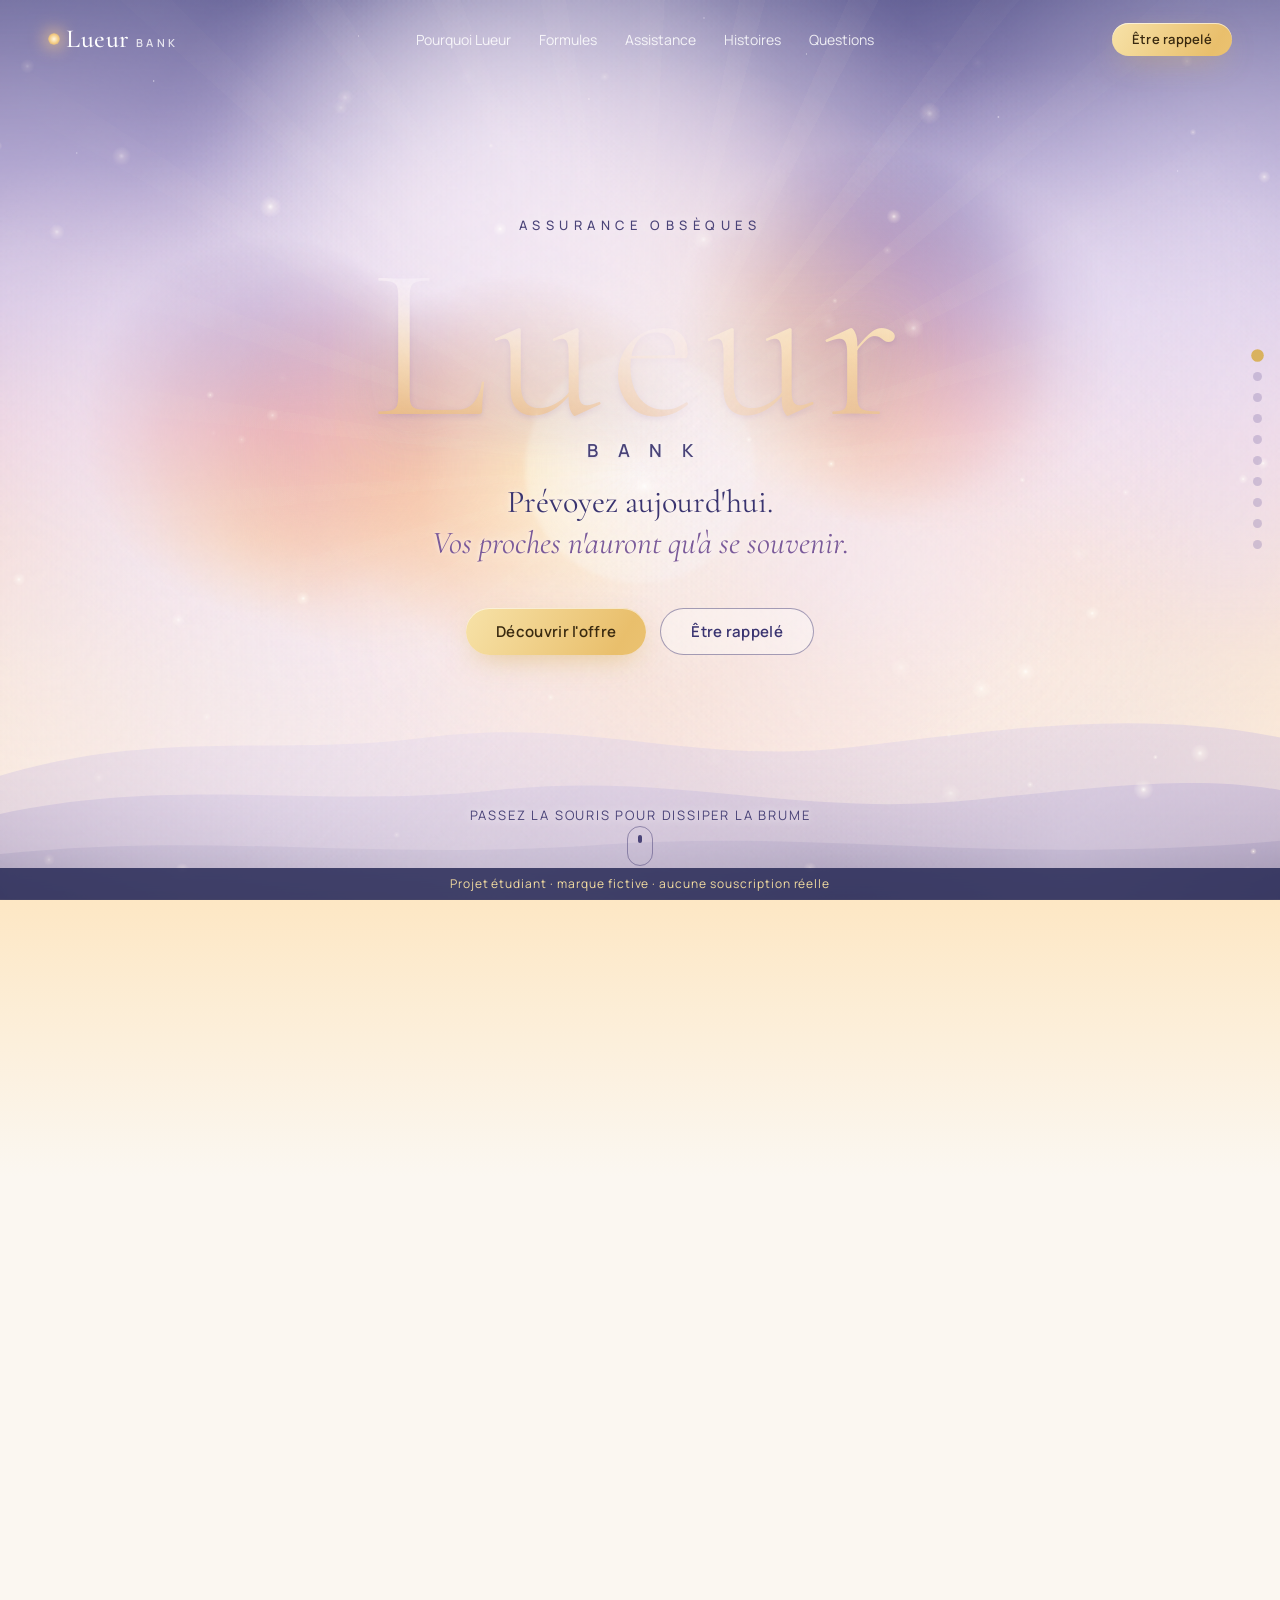
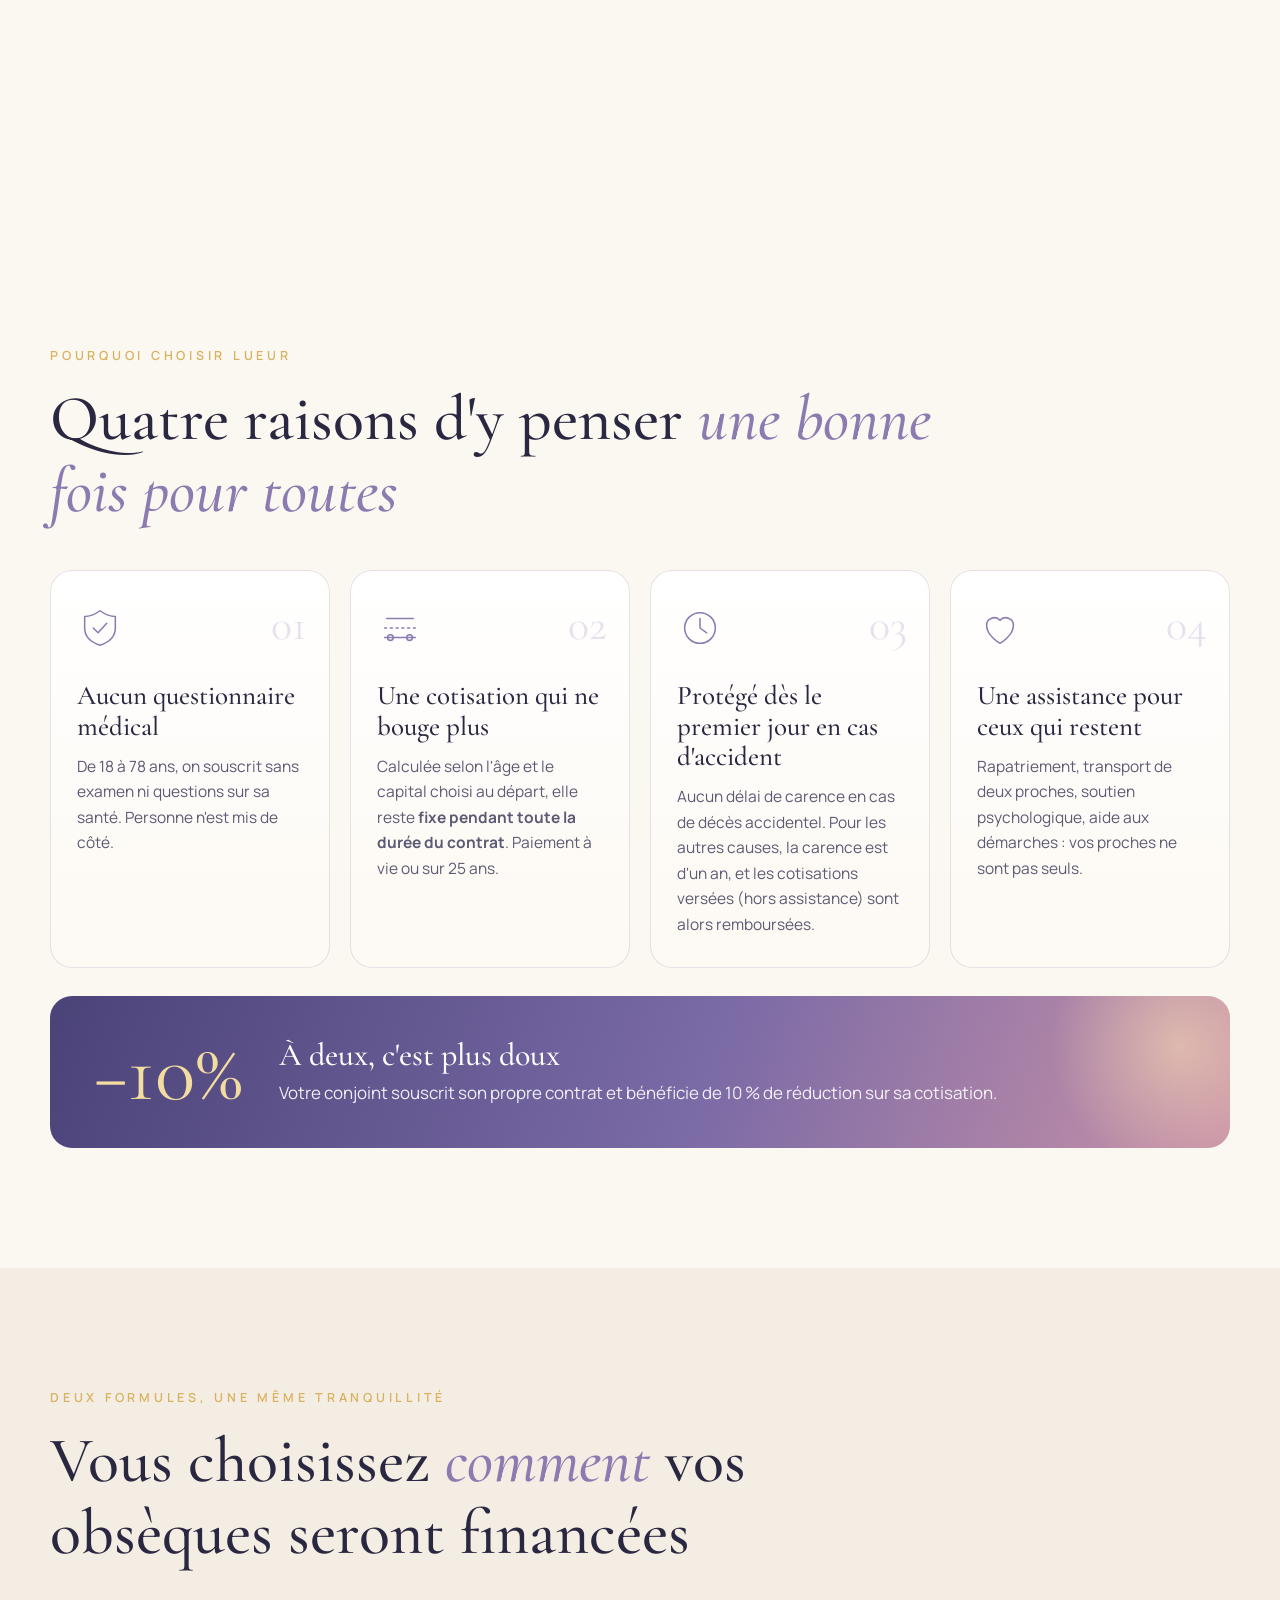
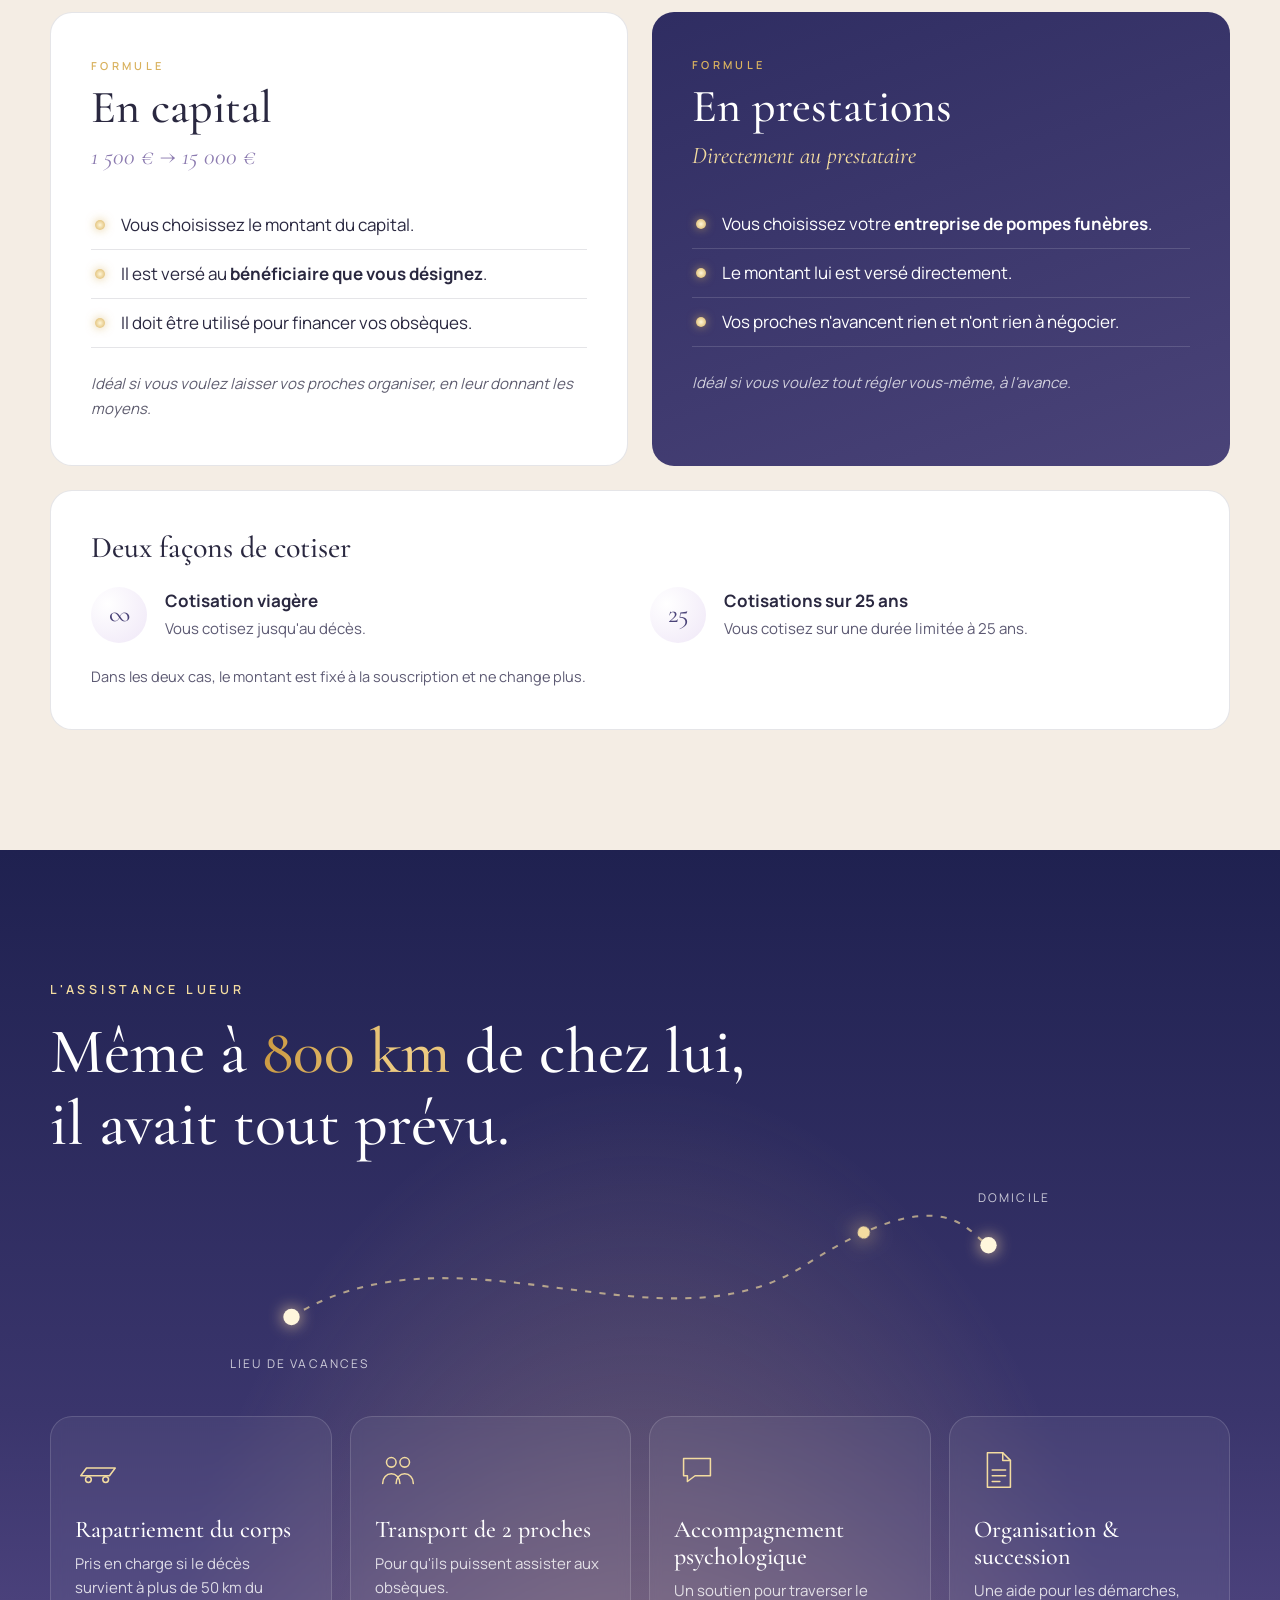
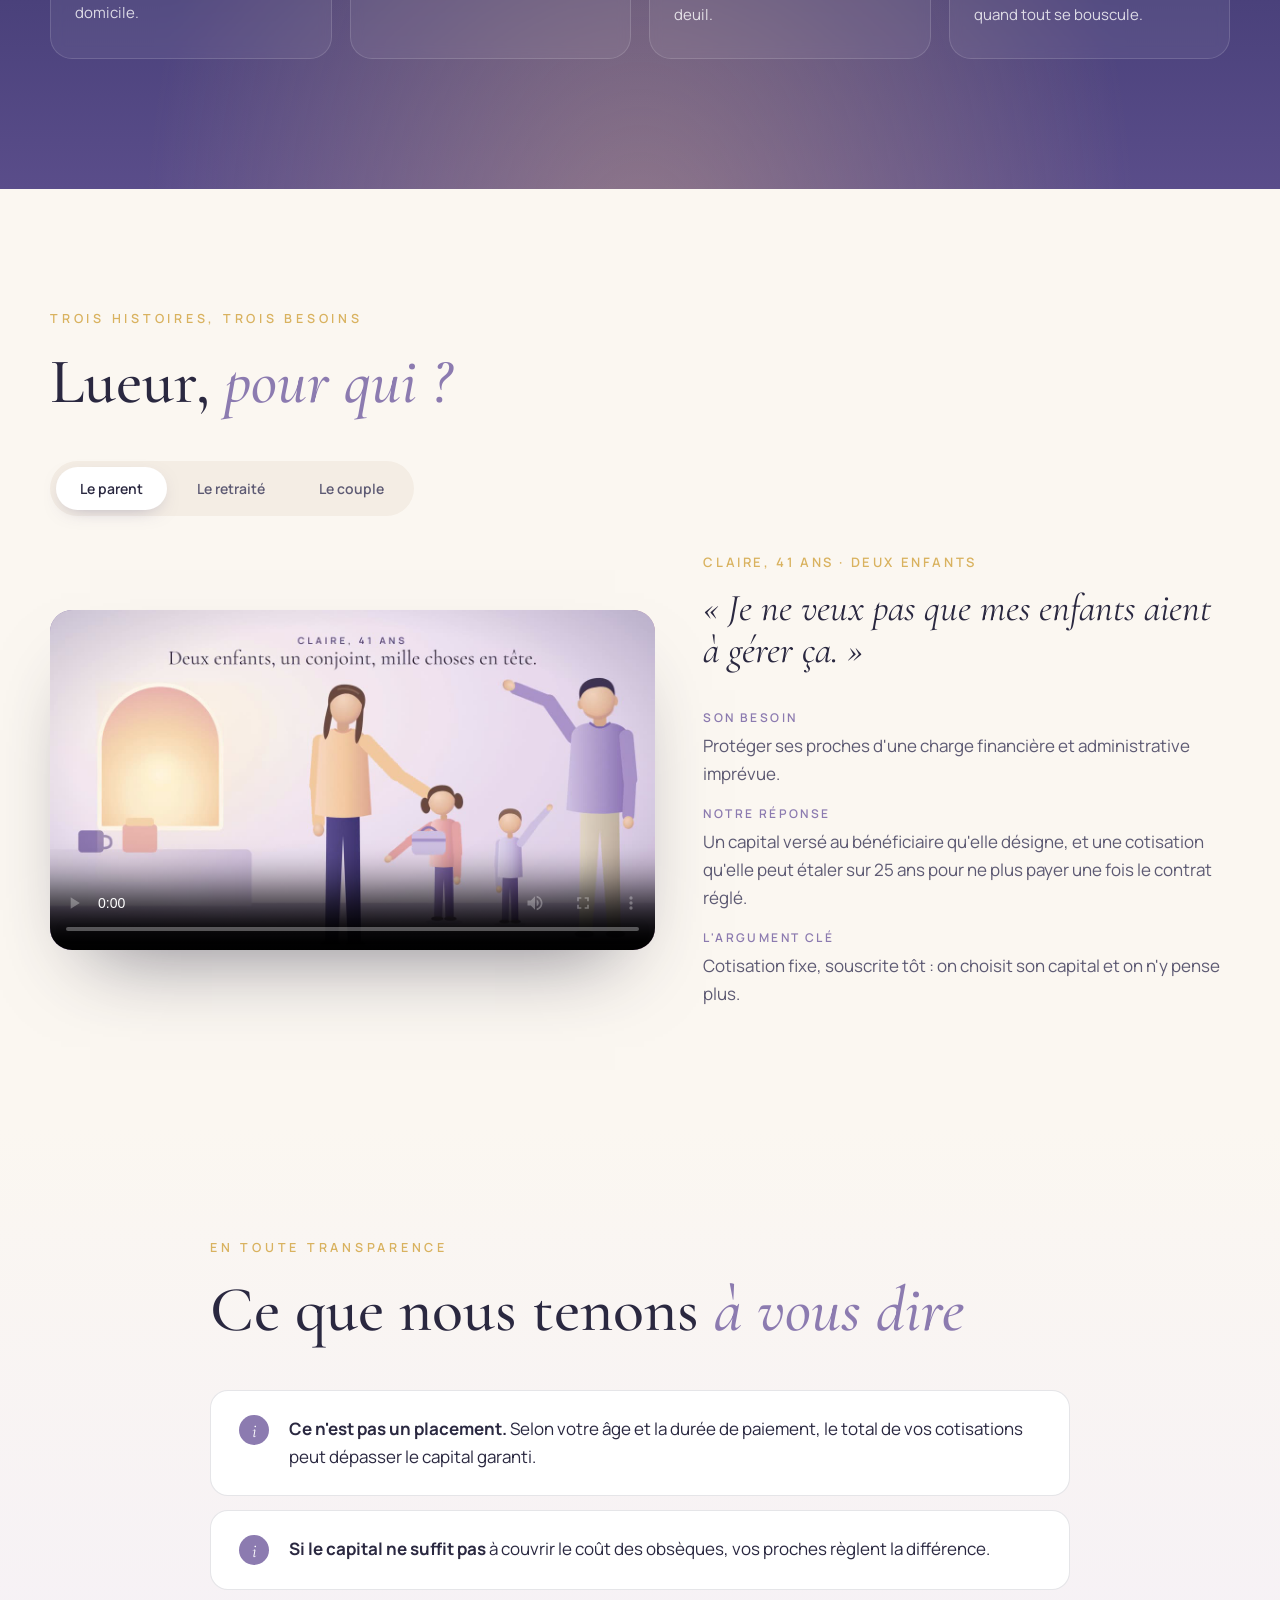
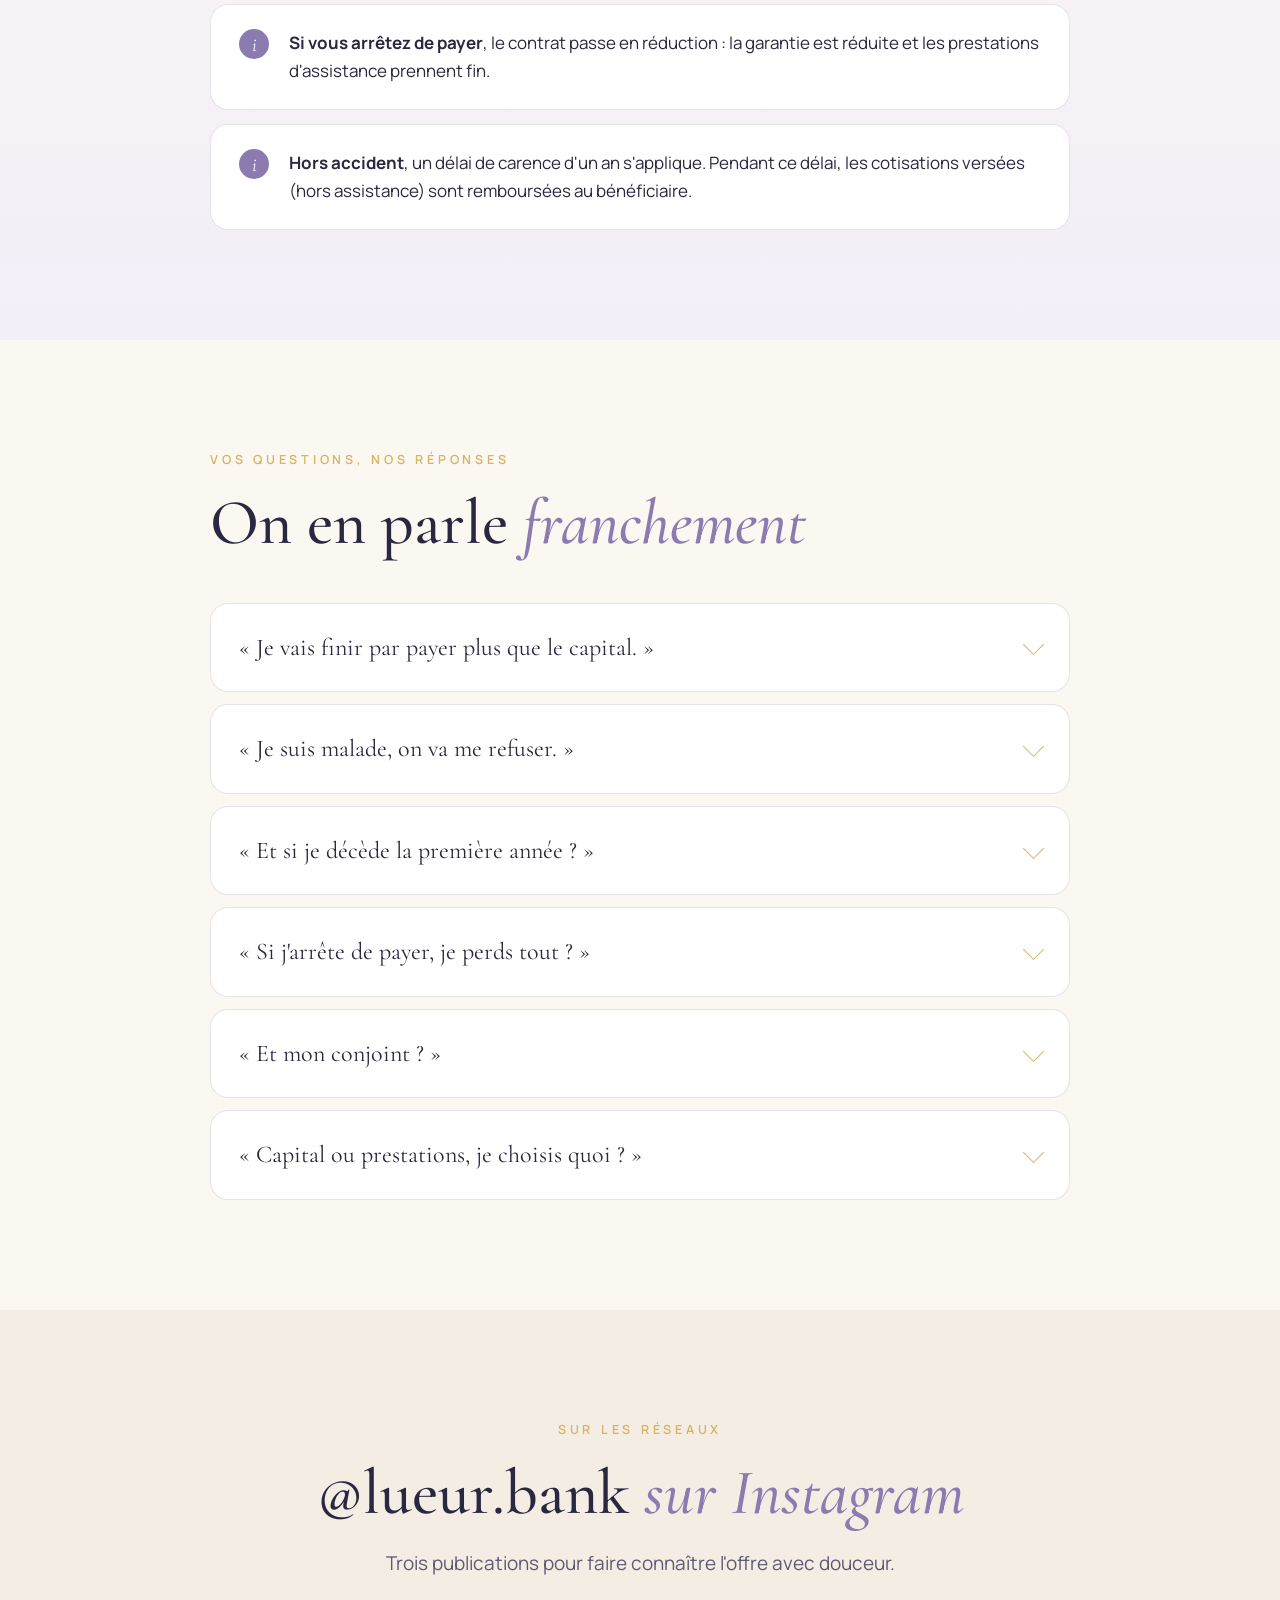
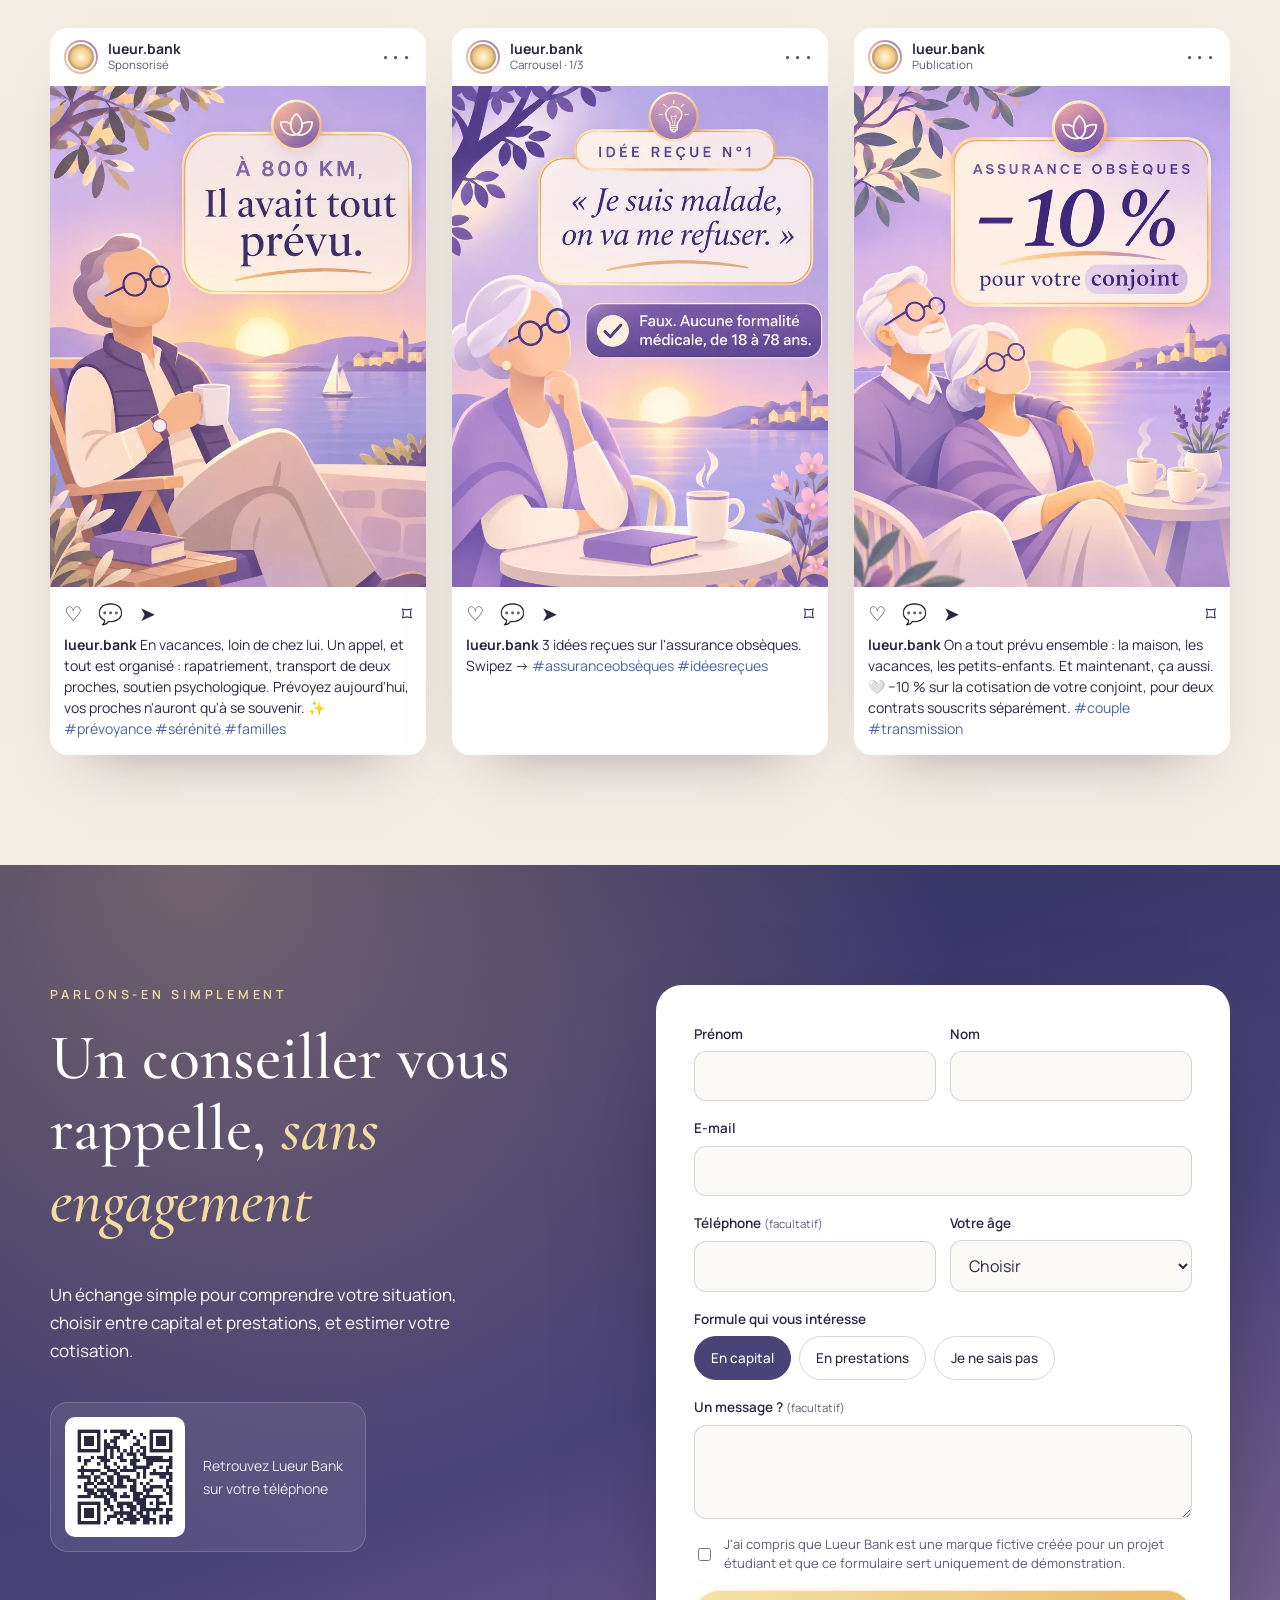
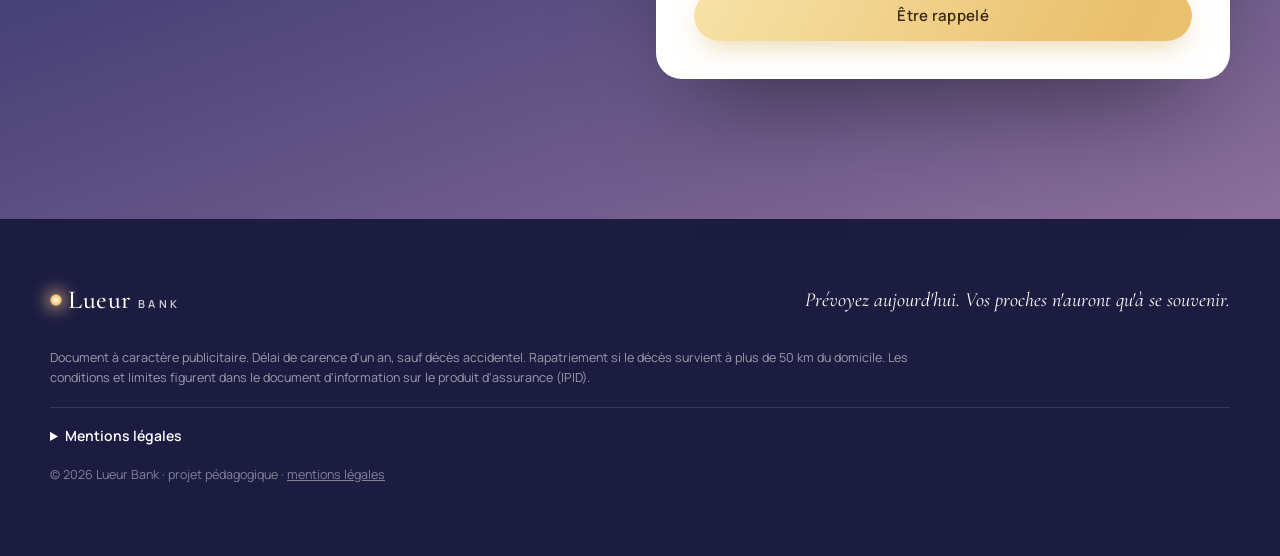
<file: index.html>
<!doctype html>
<html lang="fr">
<head>
<meta charset="utf-8">
<meta name="viewport" content="width=device-width, initial-scale=1">
<title>Lueur Bank · Assurance obsèques</title>
<meta name="description" content="Lueur Bank, l'assurance obsèques qui soulage vos proches. Projet étudiant, marque fictive.">
<meta name="robots" content="noindex">
<meta name="theme-color" content="#2b2d5c">
<link rel="icon" href="data:image/svg+xml,%3Csvg xmlns='http://www.w3.org/2000/svg' viewBox='0 0 64 64'%3E%3Cdefs%3E%3CradialGradient id='g'%3E%3Cstop offset='0' stop-color='%23fff6dc'/%3E%3Cstop offset='.5' stop-color='%23f6c98a'/%3E%3Cstop offset='1' stop-color='%23e9a8a3' stop-opacity='0'/%3E%3C/radialGradient%3E%3C/defs%3E%3Ccircle cx='32' cy='32' r='30' fill='url(%23g)'/%3E%3C/svg%3E">
<link rel="preconnect" href="https://fonts.googleapis.com">
<link rel="preconnect" href="https://fonts.gstatic.com" crossorigin>
<link href="https://fonts.googleapis.com/css2?family=Cormorant+Garamond:ital,wght@0,300;0,400;0,500;0,600;1,300;1,400&family=Manrope:wght@300;400;500;600;700&display=swap" rel="stylesheet">
<link rel="stylesheet" href="style.css">
</head>
<body>

<div class="fiction-ribbon">Projet étudiant · marque fictive · aucune souscription réelle</div>

<header class="topbar" id="topbar">
  <a href="#accueil" class="brand" aria-label="Lueur Bank, accueil">
    <span class="brand-dot"></span><span class="brand-name">Lueur</span><span class="brand-bank">Bank</span>
  </a>
  <nav class="topnav" aria-label="Navigation principale">
    <a href="#raisons">Pourquoi Lueur</a>
    <a href="#formules">Formules</a>
    <a href="#assistance">Assistance</a>
    <a href="#histoires">Histoires</a>
    <a href="#questions">Questions</a>
  </nav>
  <a href="#contact" class="btn btn-small">Être rappelé</a>
</header>

<nav class="dots" aria-label="Sections"></nav>

<main>

<!-- ============ HERO ============ -->
<section class="hero" id="accueil" data-title="Accueil">
  <div class="sky" aria-hidden="true">
    <div class="sky-stars"></div>
    <div class="sun"><div class="sun-core"></div></div>
    <div class="rays"></div>
    <svg class="hills" viewBox="0 0 1440 320" preserveAspectRatio="none">
      <defs>
        <linearGradient id="h1" x1="0" y1="0" x2="0" y2="1"><stop offset="0" stop-color="#b9a3c9"/><stop offset="1" stop-color="#8c7bb0"/></linearGradient>
        <linearGradient id="h2" x1="0" y1="0" x2="0" y2="1"><stop offset="0" stop-color="#9a87bb"/><stop offset="1" stop-color="#6c5f97"/></linearGradient>
        <linearGradient id="h3" x1="0" y1="0" x2="0" y2="1"><stop offset="0" stop-color="#7a6ba3"/><stop offset="1" stop-color="#4a4378"/></linearGradient>
      </defs>
      <path fill="url(#h1)" opacity=".55" d="M0 190 C 180 140 320 170 480 150 C 660 128 780 180 960 160 C 1120 142 1280 120 1440 150 L1440 320 L0 320Z"/>
      <path fill="url(#h2)" opacity=".75" d="M0 230 C 200 190 360 225 560 205 C 760 185 900 235 1100 215 C 1250 200 1350 190 1440 205 L1440 320 L0 320Z"/>
      <path fill="url(#h3)" d="M0 272 C 240 248 420 280 680 262 C 920 246 1120 284 1440 258 L1440 320 L0 320Z"/>
    </svg>
  </div>

  <div class="hero-content hero-under" aria-hidden="true">
    <p class="ghost eyebrow reveal-hero" style="--d:.4s">Assurance obsèques</p>
    <div class="hero-title">
      <span class="ht-word" aria-hidden="true">
        <span style="--i:0">L</span><span style="--i:1">u</span><span style="--i:2">e</span><span style="--i:3">u</span><span style="--i:4">r</span>
      </span>
      <span class="ht-bank" aria-hidden="true">Bank</span>
    </div>
    <p class="ghost hero-tagline reveal-hero" style="--d:2.2s">Prévoyez aujourd'hui.<br><em>Vos proches n'auront qu'à se souvenir.</em></p>
    <div class="ghost hero-ctas reveal-hero" style="--d:2.6s">
      <a href="#raisons" class="btn">Découvrir l'offre</a>
      <a href="#contact" class="btn btn-ghost">Être rappelé</a>
    </div>
  </div>

  <canvas class="fog" id="fog" aria-hidden="true"></canvas>
  <canvas class="motes" id="motes" aria-hidden="true"></canvas>

  <div class="hero-content hero-over">
    <p class="eyebrow reveal-hero" style="--d:.4s">Assurance obsèques</p>
    <h1 class="hero-title" aria-label="Lueur Bank">
      <span class="ht-word ghost" aria-hidden="true">
        <span style="--i:0">L</span><span style="--i:1">u</span><span style="--i:2">e</span><span style="--i:3">u</span><span style="--i:4">r</span>
      </span>
      <span class="ht-bank ghost" aria-hidden="true">Bank</span>
    </h1>
    <p class="hero-tagline reveal-hero" style="--d:2.2s">Prévoyez aujourd'hui.<br><em>Vos proches n'auront qu'à se souvenir.</em></p>
    <div class="hero-ctas reveal-hero" style="--d:2.6s">
      <a href="#raisons" class="btn">Découvrir l'offre</a>
      <a href="#contact" class="btn btn-ghost">Être rappelé</a>
    </div>
  </div>


  <p class="hero-hint" id="heroHint"><span class="hint-pc">Passez la souris pour dissiper la brume</span><span class="hint-mobile">Touchez l'écran pour dissiper la brume</span></p>
  <a href="#promesse" class="scroll-cue" aria-label="Descendre"><span></span></a>
</section>

<!-- ============ PROMESSE ============ -->
<section class="promise" id="promesse" data-title="La promesse">
  <div class="wrap">
    <p class="kicker reveal">Le jour où il faudra tout organiser</p>
    <h2 class="big-line reveal">Des démarches. Des décisions. Des frais.<br><span class="gold-text">En quelques heures.</span></h2>
    <p class="lead reveal">Lueur Bank permet de régler à l'avance le financement de ses obsèques, et d'offrir à ses proches une assistance concrète au moment où ils en ont le plus besoin.</p>

    <div class="stats">
      <div class="stat reveal">
        <div class="stat-num"><span data-count="1500" data-format="eur">1 500</span><small> à </small><span data-count="15000" data-format="eur">15 000</span><small> €</small></div>
        <div class="stat-label">de capital au choix</div>
      </div>
      <div class="stat reveal">
        <div class="stat-num"><span data-count="18">18</span><small> à </small><span data-count="78">78</span><small> ans</small></div>
        <div class="stat-label">pour souscrire, sans formalité médicale</div>
      </div>
      <div class="stat reveal">
        <div class="stat-num"><span data-count="0" data-from="365">0</span><small> jour</small></div>
        <div class="stat-label">de délai de carence en cas de décès accidentel</div>
      </div>
    </div>
  </div>
</section>

<!-- ============ RAISONS ============ -->
<section class="reasons" id="raisons" data-title="Pourquoi Lueur">
  <div class="wrap">
    <p class="kicker reveal">Pourquoi choisir Lueur</p>
    <h2 class="section-title reveal">Quatre raisons d'y penser <em>une bonne fois pour toutes</em></h2>

    <div class="reason-grid">
      <article class="reason reveal">
        <div class="reason-n">01</div>
        <svg class="ico" viewBox="0 0 48 48" aria-hidden="true"><path d="M24 6c-7 5-13 6-16 6v12c0 9 7 15 16 18 9-3 16-9 16-18V12c-3 0-9-1-16-6z"/><path d="M17 24l5 5 9-10"/></svg>
        <h3>Aucun questionnaire médical</h3>
        <p>De 18 à 78 ans, on souscrit sans examen ni questions sur sa santé. Personne n'est mis de côté.</p>
      </article>
      <article class="reason reveal">
        <div class="reason-n">02</div>
        <svg class="ico" viewBox="0 0 48 48" aria-hidden="true"><path d="M8 34h32"/><path d="M8 24h32" stroke-dasharray="2 4"/><circle cx="14" cy="34" r="3"/><circle cx="34" cy="34" r="3"/><path d="M10 14h28"/></svg>
        <h3>Une cotisation qui ne bouge plus</h3>
        <p>Calculée selon l'âge et le capital choisi au départ, elle reste <strong>fixe pendant toute la durée du contrat</strong>. Paiement à vie ou sur 25 ans.</p>
      </article>
      <article class="reason reveal">
        <div class="reason-n">03</div>
        <svg class="ico" viewBox="0 0 48 48" aria-hidden="true"><circle cx="24" cy="24" r="16"/><path d="M24 14v10l7 5"/></svg>
        <h3>Protégé dès le premier jour en cas d'accident</h3>
        <p>Aucun délai de carence en cas de décès accidentel. Pour les autres causes, la carence est d'un an, et les cotisations versées (hors assistance) sont alors remboursées.</p>
      </article>
      <article class="reason reveal">
        <div class="reason-n">04</div>
        <svg class="ico" viewBox="0 0 48 48" aria-hidden="true"><path d="M24 40s-14-8-14-19a8 8 0 0114-5 8 8 0 0114 5c0 11-14 19-14 19z"/></svg>
        <h3>Une assistance pour ceux qui restent</h3>
        <p>Rapatriement, transport de deux proches, soutien psychologique, aide aux démarches : vos proches ne sont pas seuls.</p>
      </article>
    </div>

    <div class="couple-band reveal">
      <div class="couple-pct"><span>−10</span>%</div>
      <div>
        <h3>À deux, c'est plus doux</h3>
        <p>Votre conjoint souscrit son propre contrat et bénéficie de 10 % de réduction sur sa cotisation.</p>
      </div>
    </div>
  </div>
</section>

<!-- ============ FORMULES ============ -->
<section class="formulas" id="formules" data-title="Formules">
  <div class="wrap">
    <p class="kicker reveal">Deux formules, une même tranquillité</p>
    <h2 class="section-title reveal">Vous choisissez <em>comment</em> vos obsèques seront financées</h2>

    <div class="formula-grid">
      <article class="formula reveal">
        <div class="formula-tag">Formule</div>
        <h3>En capital</h3>
        <p class="formula-amount">1 500 € → 15 000 €</p>
        <ul>
          <li>Vous choisissez le montant du capital.</li>
          <li>Il est versé au <strong>bénéficiaire que vous désignez</strong>.</li>
          <li>Il doit être utilisé pour financer vos obsèques.</li>
        </ul>
        <p class="formula-for">Idéal si vous voulez laisser vos proches organiser, en leur donnant les moyens.</p>
      </article>
      <article class="formula formula-alt reveal">
        <div class="formula-tag">Formule</div>
        <h3>En prestations</h3>
        <p class="formula-amount">Directement au prestataire</p>
        <ul>
          <li>Vous choisissez votre <strong>entreprise de pompes funèbres</strong>.</li>
          <li>Le montant lui est versé directement.</li>
          <li>Vos proches n'avancent rien et n'ont rien à négocier.</li>
        </ul>
        <p class="formula-for">Idéal si vous voulez tout régler vous-même, à l'avance.</p>
      </article>
    </div>

    <div class="pay reveal">
      <h3>Deux façons de cotiser</h3>
      <div class="pay-grid">
        <div class="pay-item">
          <div class="pay-ico">∞</div>
          <div><strong>Cotisation viagère</strong><p>Vous cotisez jusqu'au décès.</p></div>
        </div>
        <div class="pay-item">
          <div class="pay-ico">25</div>
          <div><strong>Cotisations sur 25 ans</strong><p>Vous cotisez sur une durée limitée à 25 ans.</p></div>
        </div>
      </div>
      <p class="pay-note">Dans les deux cas, le montant est fixé à la souscription et ne change plus.</p>
    </div>
  </div>
</section>

<!-- ============ ASSISTANCE ============ -->
<section class="assist" id="assistance" data-title="Assistance">
  <div class="wrap">
    <p class="kicker reveal">L'assistance Lueur</p>
    <h2 class="section-title light reveal">Même à <span class="gold-text">800 km</span> de chez lui,<br>il avait tout prévu.</h2>

    <div class="journey reveal" aria-hidden="true">
      <svg viewBox="0 0 800 160" class="journey-svg">
        <path id="jpath" d="M60 120 C 220 20 420 160 560 70 S 720 40 740 50" class="journey-line"/>
        <circle cx="60" cy="120" r="8" class="j-pt"/>
        <circle cx="740" cy="50" r="8" class="j-pt"/>
        <circle r="6" class="j-runner"><animateMotion dur="5s" repeatCount="indefinite" rotate="auto"><mpath href="#jpath"/></animateMotion></circle>
      </svg>
      <div class="j-label j-a">Lieu de vacances</div>
      <div class="j-label j-b">Domicile</div>
    </div>

    <div class="assist-grid">
      <div class="assist-item reveal">
        <svg class="ico" viewBox="0 0 48 48"><path d="M6 30h30l6-8H12z"/><circle cx="14" cy="34" r="3"/><circle cx="32" cy="34" r="3"/></svg>
        <h3>Rapatriement du corps</h3>
        <p>Pris en charge si le décès survient à plus de 50 km du domicile.</p>
      </div>
      <div class="assist-item reveal">
        <svg class="ico" viewBox="0 0 48 48"><circle cx="17" cy="16" r="5"/><circle cx="31" cy="16" r="5"/><path d="M8 38c0-6 4-10 9-10s9 4 9 10M22 38c0-6 4-10 9-10s9 4 9 10"/></svg>
        <h3>Transport de 2 proches</h3>
        <p>Pour qu'ils puissent assister aux obsèques.</p>
      </div>
      <div class="assist-item reveal">
        <svg class="ico" viewBox="0 0 48 48"><path d="M10 12h28v18H22l-8 6v-6h-4z"/></svg>
        <h3>Accompagnement psychologique</h3>
        <p>Un soutien pour traverser le deuil.</p>
      </div>
      <div class="assist-item reveal">
        <svg class="ico" viewBox="0 0 48 48"><path d="M14 6h16l8 8v28H14z"/><path d="M30 6v8h8M19 24h14M19 30h14M19 36h8"/></svg>
        <h3>Organisation & succession</h3>
        <p>Une aide pour les démarches, quand tout se bouscule.</p>
      </div>
    </div>
  </div>
</section>

<!-- ============ PERSONAS ============ -->
<section class="stories" id="histoires" data-title="Histoires">
  <div class="wrap">
    <p class="kicker reveal">Trois histoires, trois besoins</p>
    <h2 class="section-title reveal">Lueur, <em>pour qui ?</em></h2>

    <div class="persona-tabs reveal" role="tablist">
      <button role="tab" aria-selected="true" data-p="0">Le parent</button>
      <button role="tab" aria-selected="false" data-p="1">Le retraité</button>
      <button role="tab" aria-selected="false" data-p="2">Le couple</button>
    </div>

    <div class="personas">
      <!-- Persona 1 -->
      <article class="persona is-active" data-p="0">
        <div class="video-slot" data-video="persona-parent" data-poster="videos/persona-parent.jpg">
          <div class="video-bg vb1"></div>
          <button class="play" aria-label="Vidéo à venir"><svg viewBox="0 0 24 24"><path d="M8 5v14l11-7z"/></svg></button>
          <span class="video-tag">Vidéo motion design · à venir</span>
        </div>
        <div class="persona-body">
          <p class="persona-who">Claire, 41 ans · deux enfants</p>
          <h3>« Je ne veux pas que mes enfants aient à gérer ça. »</h3>
          <dl>
            <dt>Son besoin</dt><dd>Protéger ses proches d'une charge financière et administrative imprévue.</dd>
            <dt>Notre réponse</dt><dd>Un capital versé au bénéficiaire qu'elle désigne, et une cotisation qu'elle peut étaler sur 25 ans pour ne plus payer une fois le contrat réglé.</dd>
            <dt>L'argument clé</dt><dd>Cotisation fixe, souscrite tôt : on choisit son capital et on n'y pense plus.</dd>
          </dl>
        </div>
      </article>
      <!-- Persona 2 -->
      <article class="persona" data-p="1">
        <div class="video-slot" data-video="persona-retraite" data-poster="videos/persona-retraite.jpg">
          <div class="video-bg vb2"></div>
          <button class="play" aria-label="Vidéo à venir"><svg viewBox="0 0 24 24"><path d="M8 5v14l11-7z"/></svg></button>
          <span class="video-tag">Vidéo motion design · à venir</span>
        </div>
        <div class="persona-body">
          <p class="persona-who">Jean, 70 ans · jeune retraité, voyageur</p>
          <h3>« Si un jour il m'arrive quelque chose… tu appelles ce numéro. C'est tout. »</h3>
          <dl>
            <dt>Son besoin</dt><dd>Partir l'esprit libre, sans faire peser sur sa fille le poids des démarches s'il arrivait quelque chose loin de chez lui.</dd>
            <dt>Notre réponse</dt><dd>Souscription possible jusqu'à 78 ans sans formalité médicale, et une assistance qui organise le rapatriement au-delà de 50 km du domicile.</dd>
            <dt>L'argument clé</dt><dd>Un seul appel pour ses proches. Même à 800 km.</dd>
          </dl>
        </div>
      </article>
      <!-- Persona 3 -->
      <article class="persona" data-p="2">
        <div class="video-slot" data-video="persona-couple" data-poster="videos/persona-couple.jpg">
          <div class="video-bg vb3"></div>
          <button class="play" aria-label="Vidéo à venir"><svg viewBox="0 0 24 24"><path d="M8 5v14l11-7z"/></svg></button>
          <span class="video-tag">Vidéo motion design · à venir</span>
        </div>
        <div class="persona-body">
          <p class="persona-who">Martine & Alain, 60 et 62 ans</p>
          <h3>« On a tout prévu pour la maison. Pas encore pour ça. »</h3>
          <dl>
            <dt>Leur besoin</dt><dd>Organiser les choses à deux, sans laisser la question à leurs enfants.</dd>
            <dt>Notre réponse</dt><dd>Deux contrats séparés, chacun avec sa formule, et 10 % de réduction sur la cotisation du conjoint.</dd>
            <dt>L'argument clé</dt><dd>Une décision prise ensemble, une fois pour toutes.</dd>
          </dl>
        </div>
      </article>
    </div>
  </div>
</section>

<!-- ============ TRANSPARENCE ============ -->
<section class="truth" id="transparence" data-title="Transparence">
  <div class="wrap narrow">
    <p class="kicker reveal">En toute transparence</p>
    <h2 class="section-title reveal">Ce que nous tenons <em>à vous dire</em></h2>
    <div class="truth-list">
      <div class="truth-item reveal"><span class="t-mark">i</span><p><strong>Ce n'est pas un placement.</strong> Selon votre âge et la durée de paiement, le total de vos cotisations peut dépasser le capital garanti.</p></div>
      <div class="truth-item reveal"><span class="t-mark">i</span><p><strong>Si le capital ne suffit pas</strong> à couvrir le coût des obsèques, vos proches règlent la différence.</p></div>
      <div class="truth-item reveal"><span class="t-mark">i</span><p><strong>Si vous arrêtez de payer</strong>, le contrat passe en réduction : la garantie est réduite et les prestations d'assistance prennent fin.</p></div>
      <div class="truth-item reveal"><span class="t-mark">i</span><p><strong>Hors accident</strong>, un délai de carence d'un an s'applique. Pendant ce délai, les cotisations versées (hors assistance) sont remboursées au bénéficiaire.</p></div>
    </div>
  </div>
</section>

<!-- ============ FAQ ============ -->
<section class="faq" id="questions" data-title="Questions">
  <div class="wrap narrow">
    <p class="kicker reveal">Vos questions, nos réponses</p>
    <h2 class="section-title reveal">On en parle <em>franchement</em></h2>
    <div class="faq-list">
      <details class="reveal">
        <summary>« Je vais finir par payer plus que le capital. »</summary>
        <p>C'est possible si vous cotisez longtemps, et nous préférons vous le dire. Pour limiter ce risque, choisissez le paiement sur 25 ans plutôt que viager. Et gardez en tête que ce n'est pas un placement : c'est la certitude que vos obsèques sont financées et que vos proches seront accompagnés.</p>
      </details>
      <details class="reveal">
        <summary>« Je suis malade, on va me refuser. »</summary>
        <p>Non. Il n'y a aucune formalité médicale : la souscription est ouverte de 18 à 78 ans, sans questionnaire de santé.</p>
      </details>
      <details class="reveal">
        <summary>« Et si je décède la première année ? »</summary>
        <p>En cas d'accident, vous êtes couvert dès le premier jour. Pour les autres causes, les cotisations versées (hors assistance) sont remboursées à votre bénéficiaire.</p>
      </details>
      <details class="reveal">
        <summary>« Si j'arrête de payer, je perds tout ? »</summary>
        <p>Non. Le contrat passe en réduction : vous conservez une garantie, réduite, mais les prestations d'assistance s'arrêtent.</p>
      </details>
      <details class="reveal">
        <summary>« Et mon conjoint ? »</summary>
        <p>Il ou elle souscrit son propre contrat et bénéficie de 10 % de réduction sur sa cotisation.</p>
      </details>
      <details class="reveal">
        <summary>« Capital ou prestations, je choisis quoi ? »</summary>
        <p>Le capital laisse à votre bénéficiaire la main sur l'organisation, avec l'obligation de l'utiliser pour les obsèques. Les prestations règlent directement l'entreprise funéraire que vous avez choisie : vos proches n'ont rien à avancer.</p>
      </details>
    </div>
  </div>
</section>

<!-- ============ INSTAGRAM ============ -->
<section class="insta" id="instagram" data-title="Instagram">
  <div class="wrap">
    <p class="kicker reveal">Sur les réseaux</p>
    <h2 class="section-title reveal">@lueur.bank <em>sur Instagram</em></h2>
    <p class="lead center reveal">Trois publications pour faire connaître l'offre avec douceur.</p>

    <div class="insta-grid">
      <article class="post reveal">
        <header><span class="avatar"></span><div><strong>lueur.bank</strong><small>Sponsorisé</small></div><span class="more">•••</span></header>
        <img class="post-photo" src="img/post-800km.webp" width="720" height="960" loading="lazy" alt="Un retraité au soleil couchant face à la mer, une tasse à la main. Texte : « À 800 km, il avait tout prévu. »">
        <div class="post-actions"><span>♡</span><span>💬</span><span>➤</span><span class="save">⌑</span></div>
        <p class="post-cap"><strong>lueur.bank</strong> En vacances, loin de chez lui. Un appel, et tout est organisé : rapatriement, transport de deux proches, soutien psychologique. Prévoyez aujourd'hui, vos proches n'auront qu'à se souvenir. ✨ <span class="tags">#prévoyance #sérénité #familles</span></p>
      </article>

      <article class="post reveal">
        <header><span class="avatar"></span><div><strong>lueur.bank</strong><small>Carrousel · 1/3</small></div><span class="more">•••</span></header>
        <img class="post-photo" src="img/post-idee-recue-1.webp" width="720" height="960" loading="lazy" alt="Idée reçue n°1 : « Je suis malade, on va me refuser. » Faux. Aucune formalité médicale, de 18 à 78 ans.">
        <div class="post-actions"><span>♡</span><span>💬</span><span>➤</span><span class="save">⌑</span></div>
        <p class="post-cap"><strong>lueur.bank</strong> 3 idées reçues sur l'assurance obsèques. Swipez → <span class="tags">#assuranceobsèques #idéesreçues</span></p>
      </article>

      <article class="post reveal">
        <header><span class="avatar"></span><div><strong>lueur.bank</strong><small>Publication</small></div><span class="more">•••</span></header>
        <img class="post-photo" src="img/post-offre-couple.webp" width="720" height="960" loading="lazy" alt="Un couple de retraités enlacés face à la mer au coucher du soleil. Texte : « Assurance obsèques, −10 % pour votre conjoint »">
        <div class="post-actions"><span>♡</span><span>💬</span><span>➤</span><span class="save">⌑</span></div>
        <p class="post-cap"><strong>lueur.bank</strong> On a tout prévu ensemble : la maison, les vacances, les petits-enfants. Et maintenant, ça aussi. 🤍 −10 % sur la cotisation de votre conjoint, pour deux contrats souscrits séparément. <span class="tags">#couple #transmission</span></p>
      </article>
    </div>
  </div>
</section>

<!-- ============ CONTACT ============ -->
<section class="contact" id="contact" data-title="Contact">
  <div class="wrap contact-grid">
    <div class="contact-intro">
      <p class="kicker reveal">Parlons-en simplement</p>
      <h2 class="section-title light reveal">Un conseiller vous rappelle, <em>sans engagement</em></h2>
      <p class="reveal">Un échange simple pour comprendre votre situation, choisir entre capital et prestations, et estimer votre cotisation.</p>
      <div class="qr-card reveal" id="qrCard">
        <img src="qr.png" alt="QR code vers le site Lueur Bank" width="120" height="120" onerror="this.closest('.qr-card').hidden=true">
        <p>Retrouvez Lueur Bank<br>sur votre téléphone</p>
      </div>
    </div>

    <form class="form reveal" name="rappel" method="POST" action="/merci.html" data-netlify="true" netlify-honeypot="bot-field">
      <input type="hidden" name="form-name" value="rappel">
      <p class="hidden-field"><label>Ne pas remplir : <input name="bot-field"></label></p>
      <div class="field-row">
        <label class="field"><span>Prénom</span><input name="prenom" required autocomplete="given-name"></label>
        <label class="field"><span>Nom</span><input name="nom" required autocomplete="family-name"></label>
      </div>
      <label class="field"><span>E-mail</span><input type="email" name="email" required autocomplete="email"></label>
      <div class="field-row">
        <label class="field"><span>Téléphone <small>(facultatif)</small></span><input type="tel" name="telephone" autocomplete="tel"></label>
        <label class="field"><span>Votre âge</span>
          <select name="tranche_age" required>
            <option value="">Choisir</option>
            <option>18 - 39 ans</option><option>40 - 54 ans</option><option>55 - 64 ans</option><option>65 - 78 ans</option>
          </select>
        </label>
      </div>
      <fieldset class="field choice">
        <legend>Formule qui vous intéresse</legend>
        <label><input type="radio" name="formule" value="Capital" checked><span>En capital</span></label>
        <label><input type="radio" name="formule" value="Prestations"><span>En prestations</span></label>
        <label><input type="radio" name="formule" value="Je ne sais pas encore"><span>Je ne sais pas</span></label>
      </fieldset>
      <label class="field"><span>Un message ? <small>(facultatif)</small></span><textarea name="message" rows="3"></textarea></label>
      <label class="consent"><input type="checkbox" name="consentement" required><span>J'ai compris que Lueur Bank est une marque fictive créée pour un projet étudiant et que ce formulaire sert uniquement de démonstration.</span></label>
      <button class="btn btn-block" type="submit">Être rappelé</button>
    </form>
  </div>
</section>

</main>

<footer class="footer">
  <div class="wrap">
    <div class="footer-top">
      <a href="#accueil" class="brand"><span class="brand-dot"></span><span class="brand-name">Lueur</span><span class="brand-bank">Bank</span></a>
      <p class="footer-sign">Prévoyez aujourd'hui. Vos proches n'auront qu'à se souvenir.</p>
    </div>
    <p class="legal-short">Document à caractère publicitaire. Délai de carence d'un an, sauf décès accidentel. Rapatriement si le décès survient à plus de 50 km du domicile. Les conditions et limites figurent dans le document d'information sur le produit d'assurance (IPID).</p>

    <details class="legal" id="mentions">
      <summary>Mentions légales</summary>
      <div class="legal-body">
        <p><strong>Projet étudiant, marque fictive.</strong> Ce site a été réalisé dans le cadre d'un cours de techniques de vente. Lueur Bank n'existe pas : ce n'est ni une banque, ni un assureur, ni un intermédiaire en assurance. Aucun contrat ne peut être souscrit sur ce site.</p>
        <p><strong>Source des caractéristiques produit.</strong> Les garanties présentées reprennent, à des fins pédagogiques, celles d'une offre réelle du marché (Plan Obsèques CIC, présenté sur cic.fr). Elles ne constituent pas une offre commerciale.</p>
        <p><strong>Formulaire.</strong> Les informations saisies sont recueillies via le service Netlify Forms, uniquement pour la démonstration. Merci de ne pas saisir de données personnelles réelles et sensibles.</p>
        <p><strong>Hébergement.</strong> Netlify, Inc. (netlify.com).</p>
        <p><strong>Visuels.</strong> Illustrations réalisées en code pour ce projet. Les personnages présentés sont fictifs.</p>
      </div>
    </details>
    <p class="copy">© 2026 Lueur Bank · projet pédagogique · <a href="#mentions" class="open-legal">mentions légales</a></p>
  </div>
</footer>

<script src="main.js"></script>
</body>
</html>
</file>
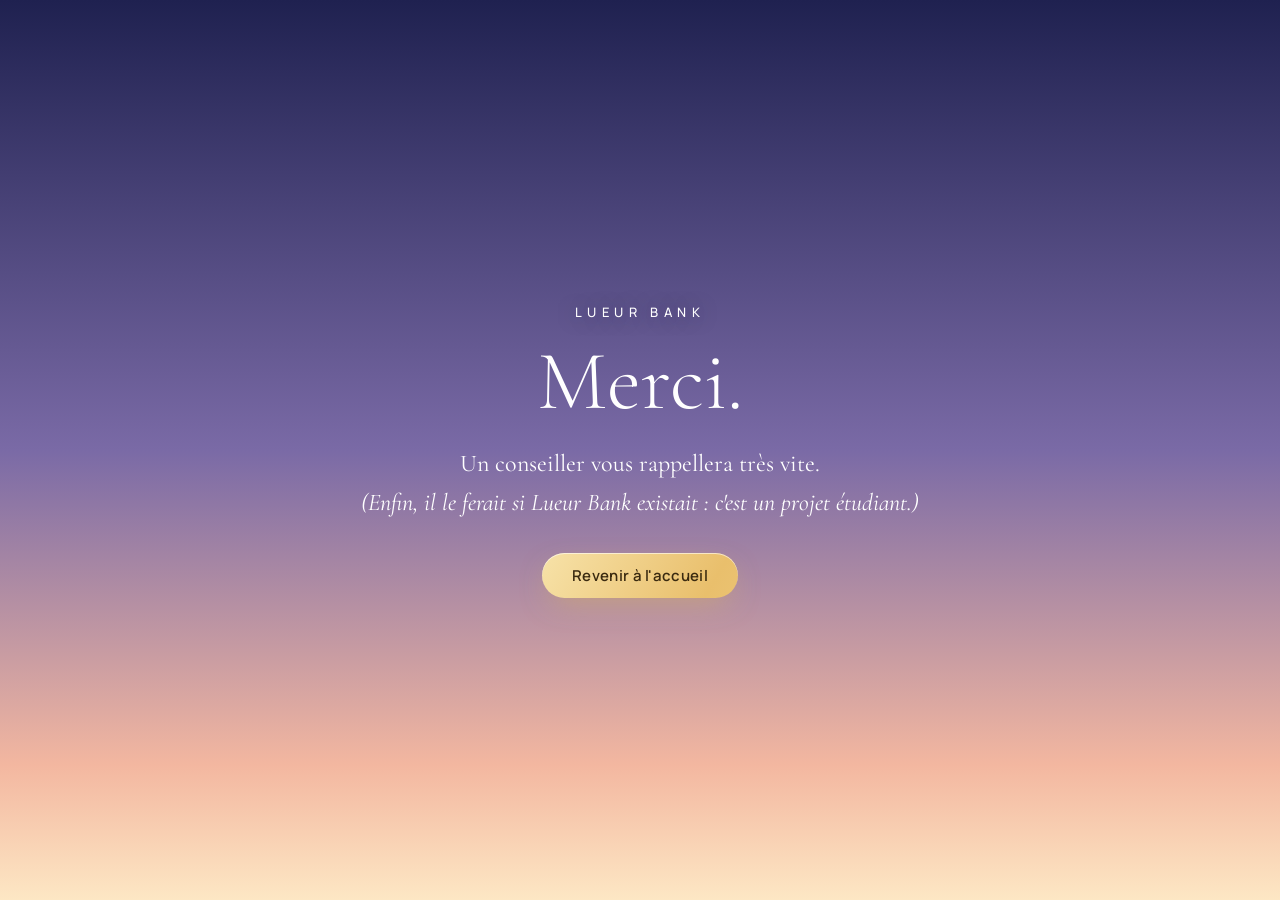
<file: merci.html>
<!doctype html>
<html lang="fr">
<head>
<meta charset="utf-8">
<meta name="viewport" content="width=device-width, initial-scale=1">
<title>Merci · Lueur Bank</title>
<meta name="robots" content="noindex">
<link rel="preconnect" href="https://fonts.googleapis.com">
<link rel="preconnect" href="https://fonts.gstatic.com" crossorigin>
<link href="https://fonts.googleapis.com/css2?family=Cormorant+Garamond:ital,wght@0,300;0,400;1,300&family=Manrope:wght@400;600&display=swap" rel="stylesheet">
<link rel="stylesheet" href="style.css">
</head>
<body>
<main class="thanks">
  <div>
    <p class="eyebrow">Lueur Bank</p>
    <h1>Merci.</h1>
    <p style="font-family:var(--serif);font-size:24px;max-width:560px;margin:0 auto 30px">Un conseiller vous rappellera très vite.<br><em>(Enfin, il le ferait si Lueur Bank existait : c'est un projet étudiant.)</em></p>
    <a href="/" class="btn">Revenir à l'accueil</a>
  </div>
</main>
</body>
</html>
</file>
<file: style.css>
:root{
  --night:#232552;
  --dusk:#4a4378;
  --lav:#8c7bb0;
  --lav-soft:#cfc3e3;
  --rose:#e9a8a3;
  --peach:#f6c99a;
  --gold:#d9b25f;
  --gold-soft:#f3dca0;
  --cream:#fbf7f1;
  --cream-2:#f4ede4;
  --ink:#2a2840;
  --ink-soft:#5d5a73;
  --line:rgba(42,40,64,.12);
  --serif:"Cormorant Garamond",Georgia,serif;
  --sans:"Manrope",system-ui,-apple-system,"Segoe UI",sans-serif;
  --r:22px;
  --ease:cubic-bezier(.2,.7,.2,1);
}
*{box-sizing:border-box}
[hidden]{display:none!important}
html{scroll-behavior:smooth;-webkit-text-size-adjust:100%}
body{margin:0;background:var(--cream);color:var(--ink);font-family:var(--sans);font-size:17px;line-height:1.65;overflow-x:hidden;-webkit-font-smoothing:antialiased}
img{max-width:100%;display:block}
a{color:inherit}
h1,h2,h3{font-family:var(--serif);font-weight:500;line-height:1.12;margin:0}
p{margin:0 0 1em}
em{font-style:italic}
.wrap{width:min(1180px,100% - 40px);margin-inline:auto}
.wrap.narrow{width:min(860px,100% - 40px)}
.muted{color:var(--ink-soft)}
.center{text-align:center}

/* ribbon */
.fiction-ribbon{white-space:nowrap;overflow:hidden;text-overflow:ellipsis;position:fixed;left:0;right:0;bottom:0;z-index:60;text-align:center;font-size:12px;letter-spacing:.08em;padding:6px 10px;background:rgba(35,37,82,.82);color:var(--gold-soft);backdrop-filter:blur(8px);-webkit-backdrop-filter:blur(8px)}

/* buttons */
.btn{display:inline-flex;align-items:center;justify-content:center;gap:.5em;padding:15px 30px;border-radius:999px;border:0;cursor:pointer;font:600 15px/1 var(--sans);letter-spacing:.02em;text-decoration:none;color:#3a2a10;background:linear-gradient(120deg,#f7e2a8,#e9bf6c 45%,#f5d48e);background-size:200% 100%;box-shadow:0 10px 30px -10px rgba(217,178,95,.7),inset 0 1px 0 rgba(255,255,255,.6);transition:transform .35s var(--ease),box-shadow .35s var(--ease),background-position .6s var(--ease)}
.btn:hover{transform:translateY(-2px);background-position:100% 0;box-shadow:0 16px 40px -12px rgba(217,178,95,.85),inset 0 1px 0 rgba(255,255,255,.6)}
.btn-ghost{background:rgba(255,255,255,.12);color:#fff;border:1px solid rgba(255,255,255,.55);box-shadow:none;backdrop-filter:blur(6px);-webkit-backdrop-filter:blur(6px)}
.btn-ghost:hover{background:rgba(255,255,255,.22);box-shadow:none}
.btn-small{padding:10px 20px;font-size:13px}
.btn-block{width:100%;padding:18px}

/* topbar */
.topbar{position:fixed;top:0;left:0;right:0;z-index:50;display:flex;align-items:center;justify-content:space-between;gap:24px;padding:18px clamp(20px,4vw,48px);color:#fff;transition:background .5s,padding .5s,color .5s,box-shadow .5s}
.topbar.scrolled{background:rgba(251,247,241,.82);color:var(--ink);padding-block:12px;backdrop-filter:blur(14px);-webkit-backdrop-filter:blur(14px);box-shadow:0 1px 0 var(--line)}
.brand{display:inline-flex;align-items:baseline;gap:6px;text-decoration:none}
.brand-dot{width:12px;height:12px;border-radius:50%;align-self:center;background:radial-gradient(circle,#fff8e2,#f3c97e 55%,rgba(233,168,163,0));box-shadow:0 0 16px 4px rgba(246,201,138,.7)}
.brand-name{font-family:var(--serif);font-size:26px;font-weight:500;letter-spacing:.02em}
.brand-bank{font-size:11px;letter-spacing:.32em;text-transform:uppercase;font-weight:600;opacity:.8}
.topnav{display:flex;gap:28px;font-size:14px}
.topnav a{text-decoration:none;opacity:.85;position:relative}
.topnav a::after{content:"";position:absolute;left:0;right:100%;bottom:-4px;height:1px;background:currentColor;transition:right .4s var(--ease)}
.topnav a:hover::after{right:0}

/* section dots */
.dots{position:fixed;right:18px;top:50%;transform:translateY(-50%);z-index:45;display:flex;flex-direction:column;gap:12px}
.dots a{width:9px;height:9px;border-radius:50%;background:rgba(140,123,176,.35);display:block;position:relative;transition:background .3s,transform .3s}
.dots a.active{background:var(--gold);transform:scale(1.4)}
.dots a span{position:absolute;right:20px;top:50%;transform:translateY(-50%);white-space:nowrap;font-size:12px;background:var(--night);color:#fff;padding:3px 9px;border-radius:6px;opacity:0;pointer-events:none;transition:opacity .25s}
.dots a:hover span{opacity:1}

/* ================= HERO ================= */
.hero{position:relative;height:100vh;height:100svh;min-height:600px;overflow:hidden;color:#fff;isolation:isolate;touch-action:pan-y}
.sky{position:absolute;inset:0;z-index:0;background:
  linear-gradient(180deg,#3a3a78 0%,#6f62a4 18%,#b494c0 34%,#eab0b2 48%,#f8c7a2 60%,#fde0b4 74%,#fff1d9 100%);
  animation:skyBreath 14s ease-in-out infinite alternate}
@keyframes skyBreath{to{filter:saturate(1.15) brightness(1.06)}}
.sky-stars{position:absolute;inset:0 0 50% 0;background-image:
  radial-gradient(1.2px 1.2px at 12% 18%,#fff,transparent),radial-gradient(1px 1px at 28% 8%,#fff,transparent),
  radial-gradient(1.4px 1.4px at 46% 22%,#fff,transparent),radial-gradient(1px 1px at 63% 12%,#fff,transparent),
  radial-gradient(1.3px 1.3px at 78% 26%,#fff,transparent),radial-gradient(1px 1px at 88% 9%,#fff,transparent),
  radial-gradient(1px 1px at 6% 34%,#fff,transparent),radial-gradient(1.1px 1.1px at 92% 38%,#fff,transparent),
  radial-gradient(1px 1px at 36% 36%,#fff,transparent),radial-gradient(1px 1px at 55% 4%,#fff,transparent);
  opacity:.7;animation:twinkle 5s ease-in-out infinite alternate}
@keyframes twinkle{to{opacity:.25}}
.sun{position:absolute;left:50%;top:52%;width:min(70vw,820px);aspect-ratio:1;transform:translate(-50%,-50%) translateY(18vh);border-radius:50%;
  background:radial-gradient(circle,rgba(255,250,232,1) 0%,rgba(255,231,180,.9) 18%,rgba(250,196,150,.55) 38%,rgba(240,160,160,.18) 58%,rgba(240,160,160,0) 72%);
  animation:sunrise 5.5s var(--ease) .3s forwards;filter:blur(2px)}
.sun-core{position:absolute;inset:36%;border-radius:50%;background:radial-gradient(circle,#fffdf3,#fff2cf 60%,rgba(255,236,190,0));animation:pulse 6s ease-in-out infinite}
@keyframes sunrise{to{transform:translate(-50%,-50%) translateY(0)}}
@keyframes pulse{50%{transform:scale(1.08)}}
.rays{position:absolute;left:50%;top:52%;width:200vmax;height:200vmax;transform:translate(-50%,-50%);opacity:0;
  background:repeating-conic-gradient(from 0deg,rgba(255,240,200,.10) 0deg 3deg,rgba(255,240,200,0) 3deg 12deg);
  -webkit-mask:radial-gradient(circle,#000 0,rgba(0,0,0,.6) 15%,transparent 45%);mask:radial-gradient(circle,#000 0,rgba(0,0,0,.6) 15%,transparent 45%);
  animation:raysIn 4s ease 2s forwards,spin 120s linear infinite}
@keyframes raysIn{to{opacity:1}}
@keyframes spin{to{transform:translate(-50%,-50%) rotate(360deg)}}
.hills{position:absolute;left:0;right:0;bottom:0;width:100%;height:34%}

.hero-content{position:absolute;inset:0;z-index:1;pointer-events:none;display:flex;flex-direction:column;align-items:center;justify-content:center;text-align:center;padding:90px 20px 120px}
.hero-over{z-index:4}
.hero-over a{pointer-events:auto}
.ghost{visibility:hidden!important}
.hero-over .ht-bank{visibility:visible!important;color:#4a4378;text-shadow:0 0 12px #fff,0 0 3px #fff}
.hero-over .eyebrow{color:#4a4378;text-shadow:0 0 14px rgba(255,255,255,.9)}
.hero-over .hero-tagline{color:#3a3470;text-shadow:0 0 18px rgba(255,248,240,.95),0 0 4px rgba(255,248,240,.8)}
.hero-over .hero-tagline em{color:#7a5a9a}
.hero-over .btn-ghost{color:#3a3470;border-color:rgba(58,52,112,.45);background:rgba(255,255,255,.35)}
.hero-over .btn-ghost:hover{background:rgba(255,255,255,.6)}
.eyebrow{font-size:13px;letter-spacing:.42em;text-transform:uppercase;font-weight:500;margin-bottom:10px;text-shadow:0 1px 18px rgba(40,30,80,.5)}
.hero-title{display:flex;flex-direction:column;align-items:center;line-height:.9;margin:0 0 22px}
.ht-word{font-family:var(--serif);font-weight:300;font-size:clamp(88px,17vw,230px);letter-spacing:.04em;display:inline-flex}
.ht-word span{display:inline-block;opacity:0;filter:blur(18px);transform:translateY(30px) scale(1.05);
  background:linear-gradient(180deg,#fff6e0 10%,#f6d39a 55%,#dfa05a 100%);-webkit-background-clip:text;background-clip:text;color:transparent;
  text-shadow:0 0 0 transparent;animation:letterIn 1.8s var(--ease) forwards;animation-delay:calc(.6s + var(--i) * .16s)}
.ht-word{filter:drop-shadow(0 0 26px rgba(255,236,196,.6)) drop-shadow(0 2px 3px rgba(120,80,140,.35)) drop-shadow(0 6px 30px rgba(90,60,130,.4))}
@keyframes letterIn{to{opacity:1;filter:blur(0);transform:none}}
.ht-bank{font-family:var(--sans);font-size:clamp(13px,1.6vw,18px);letter-spacing:1.1em;padding-left:1.1em;text-transform:uppercase;font-weight:600;color:#fff6e3;opacity:0;animation:fadeUp 1.4s var(--ease) 1.8s forwards;text-shadow:0 0 20px rgba(255,200,140,.9),0 1px 2px rgba(90,60,130,.5)}
.hero-tagline{font-family:var(--serif);font-size:clamp(22px,2.6vw,32px);line-height:1.3;max-width:640px;text-shadow:0 2px 24px rgba(60,40,100,.55)}
.hero-tagline em{color:#fff4dc}
.hero-ctas{display:flex;gap:14px;flex-wrap:wrap;justify-content:center;margin-top:12px}
.reveal-hero{opacity:0;animation:fadeUp 1.4s var(--ease) var(--d) forwards}
@keyframes fadeUp{from{opacity:0;transform:translateY(16px)}to{opacity:1;transform:none}}

.fog{position:absolute;inset:0;width:100%;height:100%;z-index:2;pointer-events:none}
.motes{position:absolute;inset:0;width:100%;height:100%;z-index:3;pointer-events:none;mix-blend-mode:screen}
.hero-hint{position:absolute;left:20px;right:20px;bottom:74px;z-index:4;margin:0;font-size:13px;letter-spacing:.14em;text-transform:uppercase;color:#4a4378;opacity:0;animation:fadeUp 1.2s ease 3.4s forwards;text-shadow:0 0 10px #fff;transition:opacity .8s;text-align:center}
.hero-hint.gone{opacity:0!important;animation:none}
.hint-mobile{display:none}
@media (hover:none){.hint-pc{display:none}.hint-mobile{display:inline}}
.scroll-cue{position:absolute;left:50%;bottom:34px;transform:translateX(-50%);z-index:4;width:26px;height:40px;border:1.5px solid rgba(74,67,120,.5);border-radius:14px}
.scroll-cue span{position:absolute;left:50%;top:8px;width:4px;height:8px;margin-left:-2px;border-radius:2px;background:#4a4378;animation:cue 1.8s ease-in-out infinite}
@keyframes cue{60%{transform:translateY(12px);opacity:0}100%{opacity:0}}

/* ================= COMMON SECTIONS ================= */
section{position:relative}
.kicker{font-size:12.5px;letter-spacing:.3em;text-transform:uppercase;font-weight:600;color:var(--gold);margin-bottom:16px}
.section-title{font-size:clamp(36px,5vw,64px);margin-bottom:44px;max-width:900px}
.section-title em{color:var(--lav)}
.section-title.light{color:#fff}
.section-title.light em{color:var(--gold-soft)}
.lead{font-size:19px;color:var(--ink-soft);max-width:700px}
.gold-text{background:linear-gradient(100deg,#c9973e,#f0cf86 40%,#d8a656 70%,#f2d796);-webkit-background-clip:text;background-clip:text;color:transparent;background-size:200% 100%;animation:sheen 6s ease-in-out infinite}
@keyframes sheen{50%{background-position:100% 0}}
.reveal{opacity:0;transform:translateY(34px);transition:opacity 1.1s var(--ease),transform 1.1s var(--ease)}
.reveal.in{opacity:1;transform:none}
.ico{width:46px;height:46px;fill:none;stroke:currentColor;stroke-width:1.6;stroke-linecap:round;stroke-linejoin:round}

/* promise */
.promise{padding:150px 0 120px;background:linear-gradient(180deg,#fde7c4 0%,var(--cream) 30%);margin-top:-1px}
.big-line{font-size:clamp(38px,5.6vw,76px);font-weight:400;margin-bottom:28px;max-width:1000px}
.stats{display:grid;grid-template-columns:repeat(3,1fr);gap:24px;margin-top:70px}
.stat{padding:34px 30px;border-radius:var(--r);background:#fff;box-shadow:0 30px 60px -40px rgba(74,67,120,.45);border:1px solid rgba(217,178,95,.22);position:relative;overflow:hidden}
.stat::before{content:"";position:absolute;inset:-1px -1px auto -1px;height:3px;background:linear-gradient(90deg,var(--lav),var(--rose),var(--gold))}
.stat-num{font-family:var(--serif);font-size:clamp(40px,4.4vw,58px);line-height:1;color:var(--dusk);font-weight:500;white-space:nowrap}
.stat-num small{font-size:.5em;color:var(--ink-soft)}
.stat-label{margin-top:12px;color:var(--ink-soft);font-size:15px}

/* reasons */
.reasons{padding:120px 0}
.reason-grid{display:grid;grid-template-columns:repeat(4,1fr);gap:20px}
.reason{position:relative;padding:34px 26px 30px;border-radius:var(--r);background:linear-gradient(180deg,#fff,#fdf9f3);border:1px solid var(--line);transition:transform .5s var(--ease),box-shadow .5s var(--ease)}
.reason:hover{transform:translateY(-8px);box-shadow:0 30px 60px -30px rgba(74,67,120,.4)}
.reason-n{position:absolute;top:18px;right:22px;font-family:var(--serif);font-size:44px;color:rgba(140,123,176,.22)}
.reason .ico{color:var(--lav);margin-bottom:22px}
.reason h3{font-size:27px;margin-bottom:12px}
.reason p{font-size:15.5px;color:var(--ink-soft);margin:0}
.reason:nth-child(2){transition-delay:.08s}.reason:nth-child(3){transition-delay:.16s}.reason:nth-child(4){transition-delay:.24s}
.couple-band{margin-top:28px;display:flex;align-items:center;gap:36px;padding:34px 44px;border-radius:var(--r);color:#fff;background:linear-gradient(110deg,var(--dusk),#7a6aa6 55%,#c992a8);overflow:hidden;position:relative}
.couple-band::after{content:"";position:absolute;right:-80px;top:-80px;width:260px;height:260px;border-radius:50%;background:radial-gradient(circle,rgba(255,230,180,.5),transparent 70%)}
.couple-pct{font-family:var(--serif);font-size:84px;line-height:1;color:var(--gold-soft);white-space:nowrap}
.couple-band h3{font-size:32px;margin-bottom:6px}
.couple-band p{margin:0;opacity:.9}

/* formulas */
.formulas{padding:120px 0;background:var(--cream-2)}
.formula-grid{display:grid;grid-template-columns:1fr 1fr;gap:24px}
.formula{padding:44px 40px;border-radius:var(--r);background:#fff;border:1px solid var(--line);position:relative;overflow:hidden}
.formula-alt{background:linear-gradient(160deg,#2f2d62,#4a4378);color:#fff;border:0}
.formula-tag{font-size:11px;letter-spacing:.3em;text-transform:uppercase;font-weight:600;color:var(--gold)}
.formula h3{font-size:46px;margin:6px 0 4px}
.formula-amount{font-family:var(--serif);font-size:24px;font-style:italic;color:var(--lav);margin-bottom:24px}
.formula-alt .formula-amount{color:var(--gold-soft)}
.formula ul{list-style:none;padding:0;margin:0 0 24px}
.formula li{padding:10px 0 10px 30px;position:relative;border-bottom:1px solid var(--line)}
.formula-alt li{border-color:rgba(255,255,255,.14)}
.formula li::before{content:"";position:absolute;left:4px;top:19px;width:10px;height:10px;border-radius:50%;background:radial-gradient(circle,#fff6d8,var(--gold));box-shadow:0 0 10px rgba(217,178,95,.7)}
.formula-for{margin:0;font-size:15px;opacity:.75;font-style:italic}
.pay{margin-top:24px;padding:40px;border-radius:var(--r);background:#fff;border:1px solid var(--line)}
.pay h3{font-size:30px;margin-bottom:22px}
.pay-grid{display:grid;grid-template-columns:1fr 1fr;gap:20px}
.pay-item{display:flex;gap:18px;align-items:flex-start}
.pay-item p{margin:2px 0 0;color:var(--ink-soft);font-size:15px}
.pay-ico{flex:none;width:56px;height:56px;border-radius:50%;display:grid;place-items:center;font-family:var(--serif);font-size:26px;color:var(--dusk);background:radial-gradient(circle at 30% 30%,#fff,#efe7f7)}
.pay-note{margin:22px 0 0;font-size:14.5px;color:var(--ink-soft)}

/* assist */
.assist{padding:130px 0;color:#fff;background:radial-gradient(ellipse at 50% 110%,rgba(246,201,138,.35),transparent 55%),linear-gradient(180deg,#1f2150,#3a356c 60%,#5a4d8a);overflow:hidden}
.assist .kicker{color:var(--gold-soft)}
.journey{position:relative;max-width:820px;margin:-10px auto 50px}
.journey-svg{width:100%;height:auto;overflow:visible}
.journey-line{fill:none;stroke:rgba(243,220,160,.65);stroke-width:2;stroke-dasharray:6 8;stroke-dashoffset:0;animation:dash 2s linear infinite}
@keyframes dash{to{stroke-dashoffset:-28}}
.j-pt{fill:#fff6dc;filter:drop-shadow(0 0 8px rgba(255,220,160,.9))}
.j-runner{fill:var(--gold-soft);filter:drop-shadow(0 0 10px #ffd98a)}
.j-label{position:absolute;font-size:12px;letter-spacing:.18em;text-transform:uppercase;opacity:.75}
.j-a{left:0;bottom:-8px}.j-b{right:0;top:-6px}
.assist-grid{display:grid;grid-template-columns:repeat(4,1fr);gap:18px}
.assist-item{padding:30px 24px;border-radius:var(--r);background:rgba(255,255,255,.06);border:1px solid rgba(255,255,255,.14);backdrop-filter:blur(6px);-webkit-backdrop-filter:blur(6px);transition:background .4s,transform .4s var(--ease)}
.assist-item:hover{background:rgba(255,255,255,.11);transform:translateY(-6px)}
.assist-item .ico{color:var(--gold-soft);margin-bottom:16px}
.assist-item h3{font-size:24px;margin-bottom:8px}
.assist-item p{margin:0;font-size:15px;opacity:.8}

/* personas */
.stories{padding:120px 0}
.persona-tabs{display:inline-flex;gap:6px;padding:6px;border-radius:999px;background:var(--cream-2);margin-bottom:36px;flex-wrap:wrap}
.persona-tabs button{border:0;background:none;padding:12px 24px;border-radius:999px;font:600 14px var(--sans);color:var(--ink-soft);cursor:pointer;transition:background .3s,color .3s}
.persona-tabs button[aria-selected=true]{background:#fff;color:var(--ink);box-shadow:0 6px 20px -10px rgba(74,67,120,.5)}
.personas{position:relative;display:grid}
.persona{grid-area:1/1;display:grid;grid-template-columns:1.15fr 1fr;gap:48px;align-items:center;opacity:0;visibility:hidden;transform:translateY(16px);transition:opacity .6s var(--ease),transform .6s var(--ease),visibility .6s}
.persona.is-active{opacity:1;visibility:visible;transform:none}
.video-slot{position:relative;aspect-ratio:16/9;border-radius:var(--r);overflow:hidden;box-shadow:0 40px 80px -40px rgba(42,40,64,.6)}
.video-slot video{position:absolute;inset:0;width:100%;height:100%;object-fit:cover}
.video-bg{position:absolute;inset:0;background-size:200% 200%;animation:drift 12s ease-in-out infinite alternate}
.vb1{background-image:radial-gradient(circle at 70% 70%,rgba(255,236,190,.9),transparent 40%),linear-gradient(135deg,#8c7bb0,#e9a8a3 60%,#f6c99a)}
.vb2{background-image:radial-gradient(circle at 30% 75%,rgba(255,240,200,.95),transparent 38%),linear-gradient(160deg,#3d3a74,#d39ab0 65%,#fbd5a5)}
.vb3{background-image:radial-gradient(circle at 50% 80%,rgba(255,230,190,.9),transparent 42%),linear-gradient(120deg,#c992a8,#8c7bb0 50%,#4a4378)}
@keyframes drift{to{background-position:100% 100%}}
.play{position:absolute;left:50%;top:50%;transform:translate(-50%,-50%);width:84px;height:84px;border-radius:50%;border:1px solid rgba(255,255,255,.7);background:rgba(255,255,255,.18);backdrop-filter:blur(8px);-webkit-backdrop-filter:blur(8px);display:grid;place-items:center;cursor:pointer}
.play::before{content:"";position:absolute;inset:-12px;border-radius:50%;border:1px solid rgba(255,255,255,.4);animation:ring 2.4s ease-out infinite}
@keyframes ring{from{transform:scale(.85);opacity:1}to{transform:scale(1.35);opacity:0}}
.play svg{width:30px;height:30px;fill:#fff;margin-left:4px}
.video-tag{position:absolute;left:18px;bottom:16px;font-size:12px;letter-spacing:.1em;color:#fff;background:rgba(35,37,82,.45);padding:6px 12px;border-radius:999px;backdrop-filter:blur(6px);-webkit-backdrop-filter:blur(6px)}
.persona-who{font-size:13px;letter-spacing:.2em;text-transform:uppercase;color:var(--gold);font-weight:600}
.persona h3{font-size:clamp(28px,3vw,38px);font-style:italic;font-weight:400;margin-bottom:24px}
.persona dl{margin:0;display:grid;gap:4px}
.persona dt{font-size:12px;letter-spacing:.2em;text-transform:uppercase;font-weight:600;color:var(--lav);margin-top:12px}
.persona dd{margin:0;color:var(--ink-soft)}

/* truth */
.truth{padding:110px 0;background:linear-gradient(180deg,var(--cream),#f3eef8)}
.truth-list{display:grid;gap:14px}
.truth-item{display:flex;gap:20px;align-items:flex-start;padding:24px 28px;border-radius:18px;background:#fff;border:1px solid var(--line)}
.truth-item p{margin:0}
.t-mark{flex:none;width:30px;height:30px;border-radius:50%;display:grid;place-items:center;font-family:var(--serif);font-style:italic;font-size:19px;color:#fff;background:var(--lav)}

/* faq */
.faq{padding:110px 0}
.faq-list{display:grid;gap:12px}
.faq details{border-radius:18px;background:#fff;border:1px solid var(--line);overflow:hidden;transition:box-shadow .3s}
.faq details[open]{box-shadow:0 24px 50px -30px rgba(74,67,120,.45)}
.faq summary{list-style:none;cursor:pointer;padding:24px 64px 24px 28px;font-family:var(--serif);font-size:24px;position:relative}
.faq summary::-webkit-details-marker{display:none}
.faq summary::after{content:"";position:absolute;right:28px;top:50%;width:14px;height:14px;margin-top:-10px;border-right:1.6px solid var(--gold);border-bottom:1.6px solid var(--gold);transform:rotate(45deg);transition:transform .35s var(--ease)}
.faq details[open] summary::after{transform:rotate(225deg);margin-top:-2px}
.faq details p{padding:0 28px 26px;margin:0;color:var(--ink-soft)}

/* instagram */
.insta{padding:110px 0;background:var(--cream-2)}
.insta .section-title,.insta .kicker{text-align:center;margin-inline:auto}
.insta .lead{margin:-24px auto 48px}
.insta-grid{display:grid;grid-template-columns:repeat(3,1fr);gap:26px}
.post{background:#fff;border-radius:18px;overflow:hidden;box-shadow:0 30px 60px -40px rgba(42,40,64,.5);font-size:14px;transition:transform .5s var(--ease)}
.post:hover{transform:translateY(-6px) rotate(-.4deg)}
.post header{display:flex;align-items:center;gap:10px;padding:12px 14px}
.post header div{display:flex;flex-direction:column;line-height:1.2}
.post header small{color:var(--ink-soft);font-size:11.5px}
.post .more{margin-left:auto;color:var(--ink-soft);letter-spacing:.1em}
.avatar{width:34px;height:34px;border-radius:50%;padding:2px;background:linear-gradient(45deg,#f6c99a,#e9a8a3,#8c7bb0);position:relative}
.avatar::after{content:"";position:absolute;inset:2px;border-radius:50%;background:radial-gradient(circle,#fff8e2,#f3c97e 50%,#4a4378 100%);border:2px solid #fff}
.post-photo{display:block;width:100%;height:auto;aspect-ratio:3/4;object-fit:cover}
.post-img{aspect-ratio:4/5;position:relative;display:flex;align-items:flex-end;padding:28px;color:#fff;overflow:hidden}
.post-img::before{content:"";position:absolute;inset:0;z-index:0}
.pi1{background:radial-gradient(circle at 50% 78%,#fff3d2 0,#fbd5a5 12%,rgba(233,168,163,.6) 30%,transparent 55%),linear-gradient(180deg,#3d3a74,#9b84b8 50%,#f3b7a0)}
.pi1::before{background:radial-gradient(ellipse at 20% 85%,rgba(255,255,255,.55),transparent 40%),radial-gradient(ellipse at 85% 70%,rgba(255,255,255,.45),transparent 35%)}
.pi2{background:linear-gradient(160deg,#fbf7f1,#efe7f7);color:var(--ink)}
.pi2::before{background:radial-gradient(circle at 85% 15%,rgba(246,201,138,.6),transparent 30%)}
.pi3{background:radial-gradient(circle at 30% 30%,rgba(255,236,200,.7),transparent 35%),radial-gradient(circle at 70% 40%,rgba(255,220,190,.6),transparent 30%),linear-gradient(150deg,#c992a8,#6c5f97)}
.pi-text{position:relative;z-index:1;display:flex;flex-direction:column;gap:6px}
.pi-small{font-size:12px;letter-spacing:.24em;text-transform:uppercase;font-weight:600;opacity:.85}
.pi-big{font-family:var(--serif);font-size:44px;line-height:1.02}
.pi2 .pi-big{font-style:italic;font-size:36px}
.pi3 .pi-big{font-size:86px;color:#fff3d6}
.pi-answer{font-size:14px;max-width:260px;opacity:.9}
.pi2 .pi-answer{display:inline-block;margin-top:8px;padding:8px 12px;background:var(--dusk);color:#fff;border-radius:10px}
.post-actions{display:flex;gap:16px;padding:10px 14px 4px;font-size:20px}
.post-actions .save{margin-left:auto}
.post-cap{padding:0 14px 16px;margin:0;line-height:1.5}
.tags{color:#4a64a0}

/* contact */
.contact{padding:120px 0 140px;color:#fff;background:radial-gradient(ellipse at 15% 0%,rgba(246,201,138,.35),transparent 50%),linear-gradient(160deg,#2a2a5c,#4a4378 55%,#8c6f9c)}
.contact .kicker{color:var(--gold-soft)}
.contact-grid{display:grid;grid-template-columns:1fr 1.05fr;gap:60px;align-items:start}
.contact-intro p{opacity:.88;max-width:440px}
.qr-card{display:inline-flex;align-items:center;gap:18px;margin-top:20px;padding:14px 22px 14px 14px;border-radius:18px;background:rgba(255,255,255,.08);border:1px solid rgba(255,255,255,.18)}
.qr-card img{width:120px;height:120px;border-radius:10px;background:#fff;padding:6px}
.qr-card p{margin:0;font-size:14px}
.form{background:#fff;color:var(--ink);padding:38px;border-radius:26px;box-shadow:0 50px 100px -40px rgba(0,0,0,.5);display:grid;gap:16px}
.field{display:grid;gap:6px;font-size:13.5px;font-weight:600;margin:0;min-width:0}
.field small{font-weight:400;color:var(--ink-soft)}
.field input,.field select,.field textarea{width:100%;font:16px var(--sans);padding:13px 14px;border-radius:12px;border:1px solid rgba(42,40,64,.18);background:#fcfaf7;color:var(--ink);transition:border-color .25s,box-shadow .25s}
.field input:focus,.field select:focus,.field textarea:focus{outline:none;border-color:var(--lav);box-shadow:0 0 0 4px rgba(140,123,176,.18)}
.field-row{display:grid;grid-template-columns:1fr 1fr;gap:14px}
.choice{border:0;padding:0;display:flex;flex-wrap:wrap;gap:8px}
.choice legend{padding:0;margin-bottom:6px}
.choice label{cursor:pointer;position:relative}
.choice input{position:absolute;opacity:0;left:0;top:0;width:1px;height:1px}
.choice span{display:inline-block;padding:10px 16px;border-radius:999px;border:1px solid rgba(42,40,64,.18);font-weight:500;transition:all .25s}
.choice input:checked+span{background:var(--dusk);color:#fff;border-color:var(--dusk)}
.choice input:focus-visible+span{box-shadow:0 0 0 4px rgba(140,123,176,.3)}
.consent{display:flex;gap:10px;font-size:13px;color:var(--ink-soft);line-height:1.5}
.consent input{margin-top:3px;accent-color:var(--dusk);flex:none}
.hidden-field{position:absolute;left:-9999px}

/* footer */
.footer{background:#1b1c40;color:rgba(255,255,255,.75);padding:60px 0 70px;font-size:14px}
.footer-top{display:flex;justify-content:space-between;align-items:center;gap:20px;flex-wrap:wrap;color:#fff;margin-bottom:26px}
.footer-sign{font-family:var(--serif);font-style:italic;font-size:20px;margin:0}
.legal-short{font-size:12.5px;opacity:.75;max-width:900px}
.legal{margin:18px 0;border-top:1px solid rgba(255,255,255,.12);padding-top:16px}
.legal summary{cursor:pointer;color:#fff;font-weight:600}
.legal-body{padding-top:14px;font-size:13.5px;max-width:860px}
.copy{font-size:12.5px;opacity:.6;margin:0}

/* thanks page */
.thanks{min-height:100vh;display:grid;place-items:center;text-align:center;color:#fff;padding:40px 20px;background:linear-gradient(180deg,#1f2150,#7a6aa6 50%,#f3b7a0 85%,#fde7c4)}
.thanks h1{font-size:clamp(44px,7vw,84px);font-weight:300;margin:10px 0 16px}

/* ================= RESPONSIVE ================= */
@media (max-width:1080px){
  .topnav{display:none}
  .reason-grid,.assist-grid{grid-template-columns:1fr 1fr}
}
@media (max-width:820px){
  body{font-size:16px}
  .dots{display:none}
  .stats{grid-template-columns:1fr;gap:14px;margin-top:44px}
  .formula-grid,.pay-grid,.contact-grid,.insta-grid{grid-template-columns:1fr}
  .persona{grid-template-columns:1fr;gap:26px}
  .insta-grid{max-width:420px;margin-inline:auto}
  .couple-band{flex-direction:column;align-items:flex-start;gap:12px;padding:30px}
  .promise,.reasons,.formulas,.assist,.stories,.truth,.faq,.insta,.contact{padding-block:84px}
  .section-title{margin-bottom:32px}
  .formula,.pay,.form{padding:28px 22px}
  .formula h3{font-size:38px}
  .hero-hint{bottom:82px;font-size:11px}
}
@media (max-width:560px){
  .fiction-ribbon{font-size:10.5px;letter-spacing:.04em}
  .wrap,.wrap.narrow{width:calc(100% - 32px)}
  .reason-grid,.assist-grid{grid-template-columns:1fr}
  .field-row{grid-template-columns:1fr}
  .topbar .btn-small{padding:9px 14px;font-size:12px}
  .brand-name{font-size:22px}
  .ht-word{font-size:clamp(78px,24vw,120px)}
  .hero-ctas .btn{padding:14px 22px}
  .faq summary{font-size:20px;padding:20px 52px 20px 20px}
  .faq details p{padding:0 20px 22px}
  .truth-item{padding:20px}
  .j-label{font-size:10px}
  .persona-tabs button{padding:10px 16px}
}
@media (prefers-reduced-motion:reduce){
  *,*::before,*::after{animation-duration:.01ms!important;animation-delay:0s!important;transition-duration:.01ms!important}
  .reveal{opacity:1;transform:none}
}
</file>
